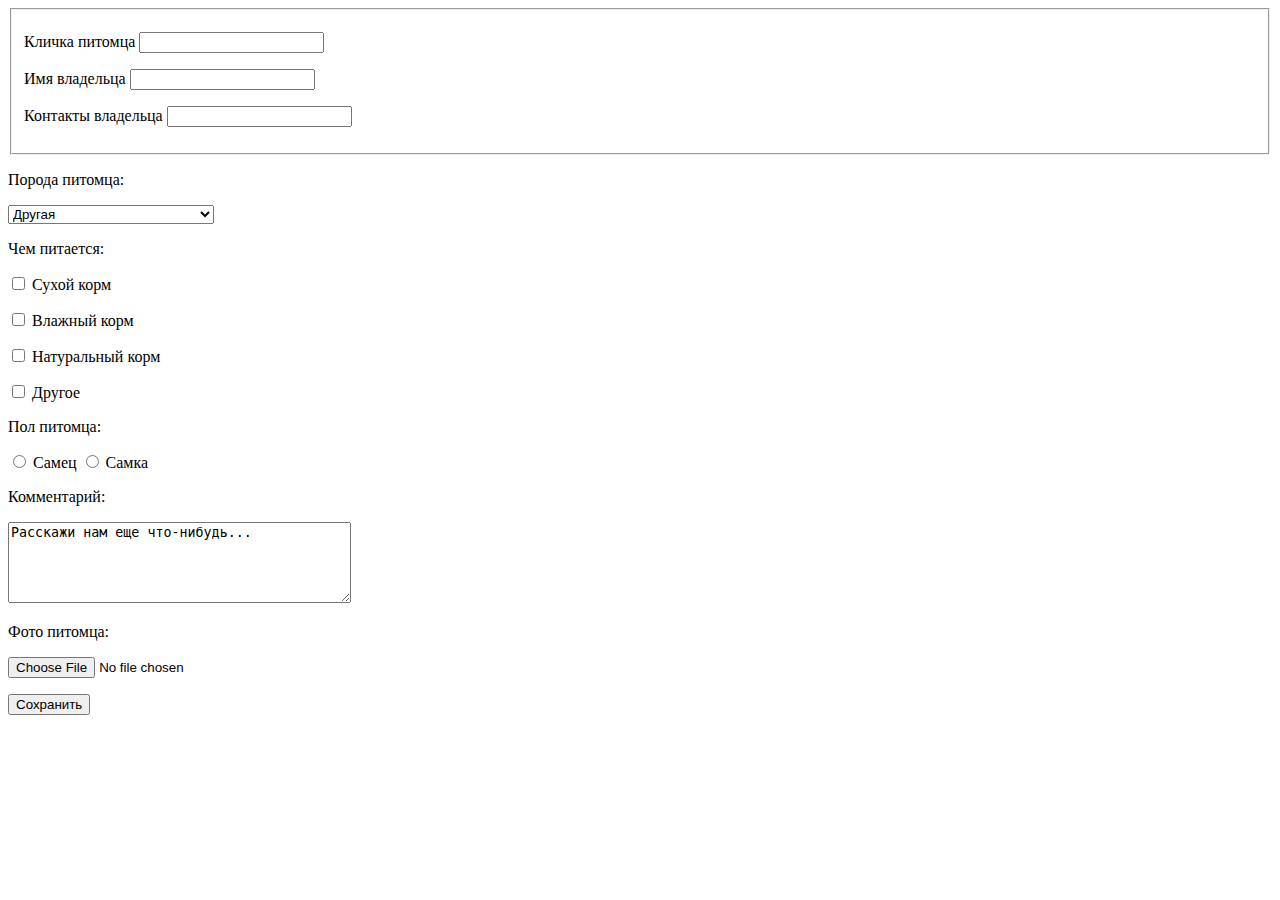
<file: 2 L/index.html>
<!DOCTYPE html>
<html lang="en">
<head>
    <meta charset="UTF-8">
    <meta http-equiv="X-UA-Compatible" content="IE=edge">
    <meta name="viewport" content="width=device-width, initial-scale=1.0">
    <title>Анкета питомца</title>
</head>


<body>
    <form action="script.php" method="GET" >
        <fieldset>
        <p>
        <label for="catname">Кличка питомца</label>
        <input type="text" name="catname" id="catname" value=""/> 
        </p>

    <p>
        <label for="name">Имя владельца</label> 
        <input type="text" name="name" id="name" value=""/> 

</p>
        <p>
            <label for="number">Контакты владельца</label> 
            <input type="text" name="number" id="number" value=""/>
    
        </p>
    </fieldset>
    <p>
        <label for="name">Порода питомца:</label> </p>

        <select id="selecttheme">
        <option>Другая</option>
        <option>Мейн-кун</option>
        <option>Британская короткошерстная</option>
        <option>Ангора</option>
        <option>Сиамская</option>
        <option>Бенгальская</option>
        <option>Сфинкс</option>
        <option>Метис</option>
        
    </select>


    <p>  <label for="name">Чем питается:</label>  </p> 
    
    <p>  <input type="checkbox" name="food" value="1" id="1" />
        <label for="1">Сухой корм</label> </p>
        <p> <input type="checkbox" name="food" value="2" id="2" />
        <label for="2">Влажный корм</label>  </p> 
        <p>  <input type="checkbox" name="food" value="3" id="3" />
        <label for="3">Натуральный корм</label>  </p> 
        <p>   <input type="checkbox" name="food" value="4" id="4" />
        <label for="4">Другое</label>  </p> 
  
   

    <p>Пол питомца:</p> 
    <input type="radio" name="sex" value="male" id="he" />
    <label for="he">Самец</label> 
    <input type="radio" name="sex" value="female" id="she" />
    <label for="she">Самка</label> 
    
<p><label for="comments">Комментарий:</label> </p>
    <textarea name="comments" id="comments" rows="5" cols="40">Расскажи нам еще что-нибудь...</textarea> 

    <p><label for="comments">Фото питомца:</label> </p>
    <input type="file">     
    
    <p>
        <button>Сохранить</button>
    </P>
        </form>
        </body>
        </html>
</file>
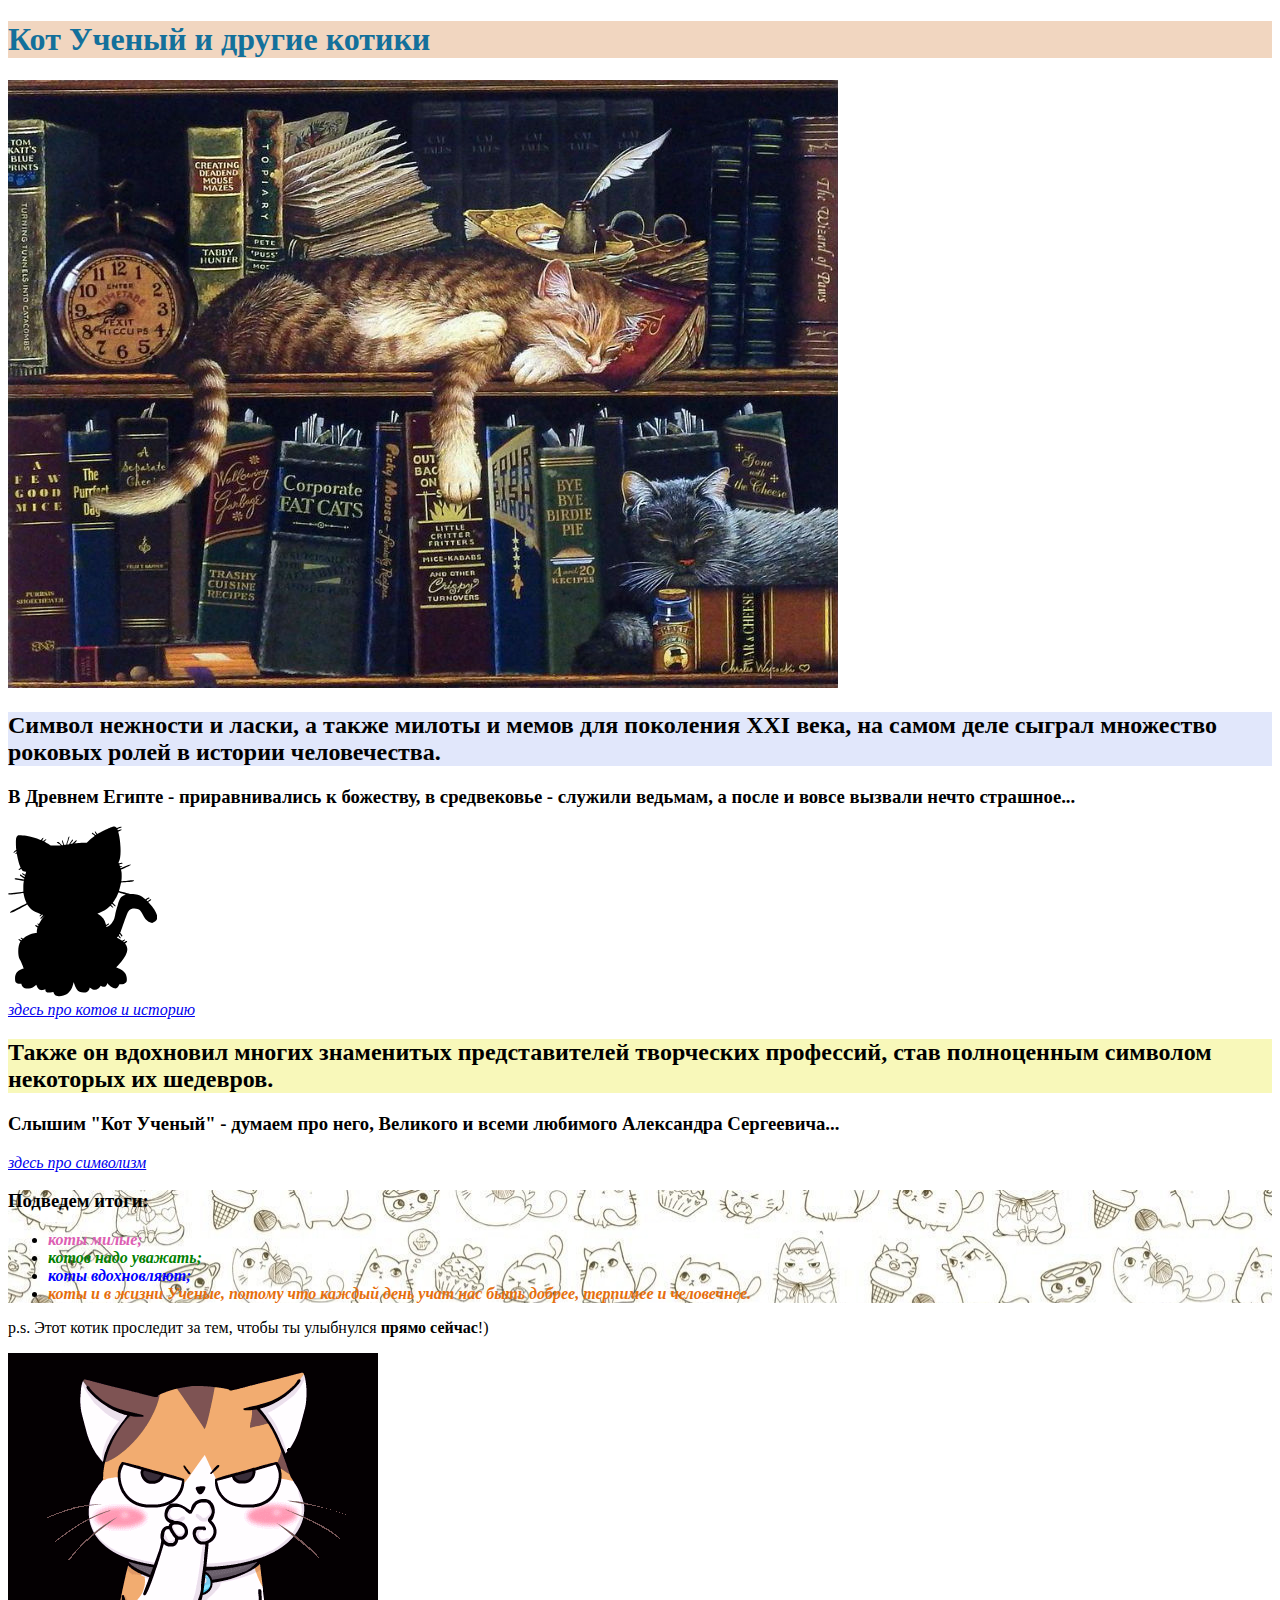
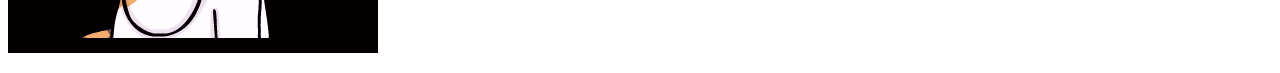
<file: 3 L/index.html>
<!DOCTYPE html>
<html lang="en">
<head>
    <meta charset="UTF-8">
    <meta http-equiv="X-UA-Compatible" content="IE=edge">
    <meta name="viewport" content="width=device-width, initial-scale=1.0">
    <title>Кот Ученый</title>

<head>
    <h1 style="background-color:rgb(241, 214, 192); color:rgb(19, 112, 155)">Кот Ученый и другие котики</h1>
    <img src="assets/images/catandfriends.jpg" alt="Коты">
</head>

<body>

   <div class="container">
   <h2 style="background-color:rgba(105, 136, 236, 0.2); color: #000000;">Символ нежности и ласки, а также милоты и мемов для поколения XXI века, на самом деле сыграл множество роковых ролей в истории человечества.</h2>
   </div>

   <h3> В Древнем Египте - приравнивались к божеству, в средвековье - служили ведьмам, а после и вовсе вызвали нечто страшное...</h3>
   
   <div>
    <svg version="1.0" xmlns="http://www.w3.org/2000/svg"
     width="112.000000pt" height="128.000000pt" viewBox="0 0 1126.000000 1280.000000"
     preserveAspectRatio="xMidYMid meet">
    <g transform="translate(0.000000,1280.000000) scale(0.100000,-0.100000)"
    fill="#000000" stroke="none">
    <path d="M7890 12769 c-47 -17 -150 -53 -230 -80 -167 -58 -592 -263 -794
    -385 l-130 -77 -15 24 c-99 151 -117 174 -143 177 -39 5 -45 -27 -15 -75 14
    -22 41 -71 61 -110 l35 -71 -22 -15 c-20 -13 -25 -11 -82 33 -160 125 -227
    155 -232 105 -2 -14 27 -46 102 -110 57 -49 104 -93 104 -97 1 -3 -32 -30 -71
    -59 -127 -91 -279 -220 -402 -340 l-118 -116 -202 0 c-119 -1 -293 -10 -426
    -22 -309 -28 -330 -30 -330 -27 0 2 34 27 76 56 71 49 134 117 134 145 0 7 -6
    18 -14 24 -20 17 -64 -7 -146 -80 -192 -171 -186 -166 -253 -178 -35 -6 -67
    -11 -71 -11 -11 0 29 54 102 140 36 41 71 89 78 107 18 42 18 83 0 83 -21 0
    -62 -37 -88 -78 -16 -27 -168 -251 -183 -269 -1 -2 -34 -9 -73 -16 l-72 -14 0
    37 c0 37 45 181 73 237 9 17 21 61 27 97 6 37 25 99 42 137 29 65 30 71 15 86
    -15 15 -18 15 -38 -3 -35 -31 -71 -122 -76 -194 -3 -45 -14 -82 -33 -120 -33
    -65 -65 -165 -75 -236 l-6 -51 -77 -11 c-56 -8 -79 -8 -84 1 -3 6 -30 81 -59
    166 -58 173 -74 198 -98 153 -14 -26 8 -124 53 -239 20 -51 36 -94 36 -96 0
    -3 -22 -7 -49 -11 l-49 -6 -104 103 c-113 114 -151 137 -226 137 -42 0 -51 -3
    -55 -21 -10 -36 2 -47 97 -83 76 -30 101 -45 146 -91 50 -51 52 -55 30 -56
    -14 0 -186 -2 -384 -4 l-359 -4 -51 39 c-70 53 -190 126 -318 194 -60 32 -108
    61 -108 66 0 5 21 24 48 43 68 51 106 93 99 111 -12 31 -57 16 -151 -49 l-94
    -65 -36 17 -36 17 21 35 c67 112 88 158 76 170 -20 20 -44 12 -78 -28 -27 -31
    -99 -126 -104 -138 -1 -2 -37 12 -81 31 -245 103 -686 224 -1040 286 -144 25
    -367 45 -499 45 -99 0 -102 -1 -143 -33 -54 -43 -87 -99 -109 -187 -29 -118
    -22 -682 12 -860 3 -15 -13 -32 -67 -70 -72 -51 -148 -134 -148 -162 0 -25 60
    -7 100 30 38 36 116 97 123 97 2 0 7 -21 10 -47 5 -46 4 -50 -38 -93 -52 -54
    -62 -86 -25 -82 13 1 34 11 45 22 29 27 33 26 40 -17 22 -131 72 -363 111
    -513 56 -218 64 -245 126 -401 l50 -127 -47 -43 c-26 -24 -60 -52 -77 -63 -32
    -20 -35 -51 -7 -69 15 -9 64 16 155 79 21 14 23 12 52 -38 35 -63 91 -121 138
    -143 42 -20 139 -38 176 -33 16 3 28 0 28 -6 0 -15 -57 -206 -63 -212 -4 -4
    -126 63 -193 106 -26 16 -54 7 -54 -19 0 -24 44 -63 147 -130 l81 -52 -11 -35
    c-6 -19 -14 -34 -18 -34 -9 0 -211 114 -259 146 -40 28 -85 31 -94 8 -13 -34
    -4 -54 37 -87 47 -38 261 -183 279 -189 7 -3 9 -17 4 -41 -6 -32 -10 -36 -29
    -32 -54 12 -333 56 -447 70 -150 18 -222 19 -238 3 -17 -17 -15 -46 6 -57 26
    -14 240 -55 472 -91 113 -18 205 -33 206 -33 1 -1 -8 -58 -19 -127 -16 -101
    -20 -180 -21 -407 l-1 -282 -25 -6 c-136 -27 -411 -62 -630 -80 -251 -20 -438
    -44 -470 -59 -34 -15 -32 -38 5 -55 60 -30 215 -18 871 70 121 16 230 29 241
    29 18 0 23 -9 33 -72 31 -191 83 -364 175 -583 25 -60 47 -114 48 -118 2 -9
    -771 -402 -973 -495 -190 -87 -313 -184 -270 -213 20 -13 90 -3 180 28 71 24
    719 363 986 515 69 39 126 69 127 67 134 -205 245 -331 370 -417 133 -91 362
    -202 570 -277 l89 -32 -57 -61 c-57 -62 -67 -93 -32 -100 18 -4 119 73 145
    109 15 22 35 23 76 6 l29 -13 -91 -106 c-50 -59 -96 -109 -102 -113 -17 -11
    -11 -43 12 -59 12 -9 26 -16 30 -16 13 0 163 133 222 197 32 35 61 62 64 59 2
    -3 -20 -32 -51 -65 -110 -119 -228 -289 -328 -471 -34 -63 -64 -117 -65 -118
    -1 -2 -20 8 -41 22 -52 35 -73 34 -73 -4 0 -16 3 -30 8 -30 4 0 22 -14 39 -30
    l33 -30 -16 -40 c-9 -22 -18 -40 -21 -40 -2 0 -36 20 -74 45 -77 50 -112 56
    -130 24 -17 -33 8 -62 136 -154 l28 -21 -23 -84 c-16 -58 -25 -123 -28 -202
    l-4 -118 -42 0 c-53 0 -238 -33 -332 -60 -190 -53 -416 -173 -596 -317 l-68
    -54 -42 22 c-24 12 -55 30 -70 41 -22 15 -32 17 -49 8 -12 -7 -18 -17 -15 -27
    3 -8 6 -16 6 -18 0 -1 25 -22 56 -45 l56 -42 -30 -31 -31 -30 -81 47 c-83 48
    -115 54 -133 25 -15 -24 11 -59 86 -116 l63 -48 -28 -44 c-110 -175 -165 -510
    -140 -855 19 -249 41 -321 169 -557 60 -110 244 -564 232 -572 -2 -1 -57 -20
    -122 -41 -372 -123 -539 -368 -525 -772 5 -144 26 -203 95 -264 63 -55 117
    -71 260 -77 l121 -6 6 -31 c11 -56 72 -170 115 -214 91 -93 253 -134 447 -113
    180 19 324 86 492 229 35 30 65 52 66 50 1 -1 11 -25 21 -53 49 -135 126 -247
    202 -295 25 -16 79 -37 119 -46 68 -15 80 -15 152 0 43 9 104 25 135 35 l57
    20 0 -60 c0 -98 46 -156 141 -179 67 -16 231 -7 358 20 52 11 97 20 102 20 4
    0 11 -15 15 -33 12 -57 53 -131 96 -175 80 -83 192 -119 334 -108 189 16 452
    92 584 169 122 71 273 251 356 423 43 91 109 291 125 380 7 38 15 72 19 77 3
    4 17 -30 30 -75 94 -332 245 -567 413 -647 158 -75 429 -81 564 -13 89 46 168
    160 194 280 7 31 14 59 15 61 2 2 25 -14 51 -36 118 -99 228 -145 346 -144 81
    0 160 32 244 99 48 39 128 126 163 180 l15 23 69 -32 c79 -37 188 -50 249 -30
    53 18 112 83 154 170 20 42 38 77 39 79 1 1 37 -34 80 -79 114 -117 226 -203
    333 -257 88 -44 99 -47 170 -47 125 1 198 58 276 219 l47 96 89 0 c180 0 320
    49 403 141 54 60 67 107 67 243 1 160 -49 339 -125 451 -105 156 -313 300
    -571 396 -49 18 -92 34 -94 36 -2 1 45 55 105 120 378 407 585 714 680 1007
    76 234 48 430 -90 621 -20 27 -36 53 -36 57 0 4 32 31 70 59 85 61 98 81 75
    115 -20 32 -41 30 -95 -7 -25 -16 -66 -41 -93 -55 l-47 -25 -30 28 -30 28 68
    51 c48 36 68 58 70 76 4 33 -27 42 -59 16 -13 -10 -53 -32 -88 -48 l-63 -30
    -97 65 c-91 61 -274 155 -300 155 -13 0 5 26 64 91 l35 39 35 -38 c19 -20 47
    -58 62 -84 30 -54 61 -63 87 -27 19 28 9 49 -74 147 l-61 73 26 45 c26 45 27
    45 48 27 35 -30 55 -55 86 -110 17 -28 34 -54 39 -57 14 -8 70 13 76 29 7 18
    -58 122 -122 194 l-52 60 35 79 c19 44 76 203 126 353 50 151 114 330 141 399
    28 69 86 224 129 345 108 299 171 427 252 508 103 104 210 142 392 140 164 -1
    321 -50 414 -128 44 -38 144 -193 241 -375 111 -208 141 -252 229 -340 110
    -109 250 -196 379 -233 49 -15 56 -15 108 4 152 51 284 160 323 264 33 87 36
    155 13 265 -55 268 -241 563 -606 960 l-59 64 44 39 c24 21 74 54 112 73 54
    28 67 39 67 58 0 13 -7 29 -15 36 -27 22 -118 -23 -230 -114 l-36 -29 -38 37
    -39 38 37 33 c37 33 131 87 169 97 16 5 22 14 22 35 0 82 -75 69 -213 -35 -35
    -27 -69 -52 -75 -56 -6 -4 -53 26 -104 67 -184 146 -335 228 -500 272 -112 30
    -318 55 -449 55 -56 0 -113 6 -135 14 -22 7 -147 39 -279 70 -215 51 -534 134
    -544 142 -2 2 13 61 33 131 20 71 56 216 80 323 l43 195 184 12 c340 23 664
    53 703 65 46 14 101 62 90 79 -10 17 -227 6 -504 -26 -124 -14 -277 -28 -341
    -32 l-115 -6 14 89 c10 58 15 165 16 309 0 204 -2 229 -27 349 -15 71 -24 132
    -20 136 9 8 337 157 563 257 151 66 155 69 158 101 3 30 1 32 -28 32 -44 0
    -179 -53 -470 -184 l-255 -115 -11 32 c-28 80 -30 74 28 81 92 12 99 16 96 45
    -3 26 -3 26 -90 25 l-86 -1 -20 53 -19 53 51 15 c28 8 65 18 81 21 79 17 125
    37 125 54 0 43 -51 52 -162 27 -133 -30 -134 -30 -147 3 -11 26 -9 35 17 82
    110 198 153 601 122 1145 -22 379 -56 636 -126 949 -20 88 -37 168 -37 178 -2
    15 20 27 110 61 99 37 142 63 143 89 1 25 -171 -5 -271 -47 -12 -5 -20 3 -32
    36 -10 24 -17 47 -17 51 0 11 102 54 196 83 58 17 89 33 104 51 26 34 18 43
    -38 43 -66 0 -165 -25 -244 -61 l-66 -31 -38 42 c-43 47 -108 80 -157 80 -18
    0 -70 -14 -117 -31z m729 -5034 c140 -41 256 -76 258 -78 1 -2 -25 -11 -59
    -21 -141 -39 -267 -125 -339 -232 -68 -100 -131 -261 -205 -524 -31 -107 -75
    -257 -100 -333 -27 -85 -61 -230 -89 -380 -25 -133 -59 -279 -75 -324 -48
    -139 -173 -331 -298 -460 -73 -75 -282 -193 -294 -165 -18 45 -9 61 60 106
    106 69 146 108 138 134 -9 28 -31 28 -70 -2 -17 -13 -59 -37 -93 -55 l-62 -31
    -11 43 c-40 163 -122 354 -192 447 -93 122 -207 222 -370 325 l-78 48 123 47
    c359 136 549 248 752 442 l102 97 86 -70 c82 -66 137 -89 137 -56 0 18 -63 96
    -120 147 l-49 45 34 40 34 39 39 -29 c22 -17 70 -56 108 -88 70 -59 101 -74
    130 -63 14 5 13 9 -3 37 -26 46 -138 165 -178 189 -19 12 -35 25 -35 28 0 4
    45 70 100 147 125 176 228 374 321 613 6 16 15 22 27 18 9 -3 131 -39 271 -81z"/>
</g>
</svg>
</div>
<div>
 <a href="https://dzen.ru/media/hi-news.ru/pochemu-v-srednevekove-istrebliali-koshek-i-k-chemu-eto-privelo-6213681862aacd5123450637"><em>здесь про котов и историю</em></a>
 <h2 style="background-color: #e9e92250;">Также он вдохновил многих знаменитых представителей творческих профессий, став полноценным символом некоторых их шедевров.</h2>
 <h3> Слышим "Кот Ученый" - думаем про него, Великого и всеми любимого Александра Сергеевича...</h3>
  <a href=" http://hronika.su/opisanie-uchenogo-kota-v-skazke-pushkina/?ysclid=lb6f0bniqh511321083"><em>здесь про символизм</em></a> 
</div>

    <div style="background-image: url('assets/images/cats-background.jpg');">
        <h3>Подведем итоги:</h3>
     
             <ul><em><strong>
            <li><span style="color: rgb(221, 94, 179)">коты милые;</span></li>
            <li><span style="color: green">котов надо уважать;</span></li>
            <li><span style="color:blue">коты вдохновляют;</span></li>
            <li><span style="color:rgb(230, 110, 12)">коты и в жизни Ученые, потому что каждый день учат нас быть добрее, терпимее и человечнее.</li>
            </style>
        </strong></em></ul>
        </div> 

<div> 
    p.s. Этот котик проследит за тем, чтобы ты улыбнулся <b>прямо сейчас</b>!) 
<p>
    <object type="image/gif" data="assets/images/strictcat.gif">
</object> 
</p>
  </div>
</body>

</html>
</file>
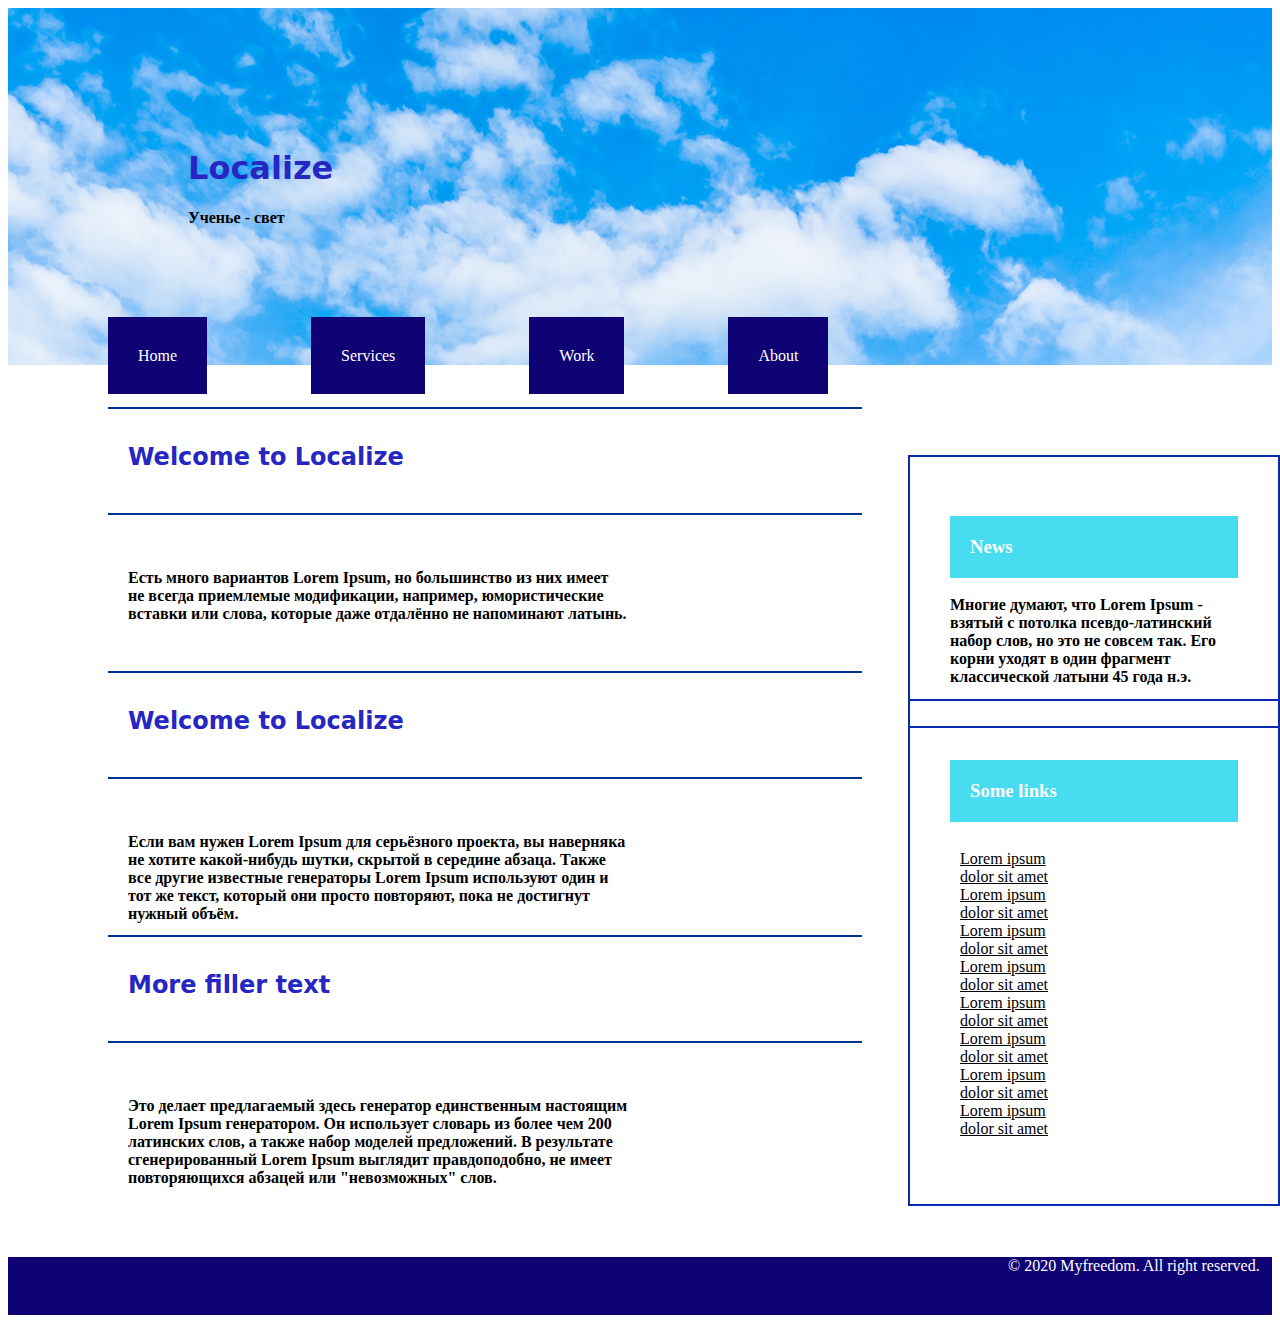
<file: 4 L/index.html>
<!DOCTYPE html>

  <html lang="en">

    <head>

      <meta charset="utf-8">
    <title>Localize</title>
    <link rel="icon" href="assets/images/figma.png">
    <link rel="stylesheet" href="assets/styles/styles.css">
    <link rel="normalizesheet" href="assets/styles/normalize.css">


    </head>

<body>

<header>

  <div style="background-image: url(assets/images/clouds.png);">
  <div id="top">
    <h1>Localize</h1>
   <strong>Ученье - свет </strong>
  </div>

   <nav>  
  
    <a class="menu"
    href='/home.html/'>Home</a> 
    <a class="menu"
    href='/services.html/'>Services</a>
     <a class="menu"
     href='/work.html/'>Work</a>
     <a class="menu"         
     href='/about.html/'>About</a>
    
    </nav>

  </header>

   <main>
   
    <a class="add">
    <h3>News</h3>
    <strong>Многие думают, что Lorem Ipsum - взятый с потолка псевдо-латинский набор слов, но это не совсем так. Его корни уходят в один фрагмент классической латыни 45 года н.э.</strong>
    </a>
        
      <p>

<img src="assets/images/Line 1.png" alt="line">
<h2>Welcome to Localize</h2>

      </p>

      <p>
        
        <img src="assets/images/Line 1.png" alt="line">
      </p>

      <div id="text1">
      <strong> Есть много вариантов Lorem Ipsum, но большинство из них имеет не всегда приемлемые модификации, например, юмористические вставки или слова, которые даже отдалённо не напоминают латынь.</strong>
    </div>

    <a class="add">
      <h3>Some links</h3>

      <ul>
        <li>Lorem ipsum dolor sit amet</li>
        <li>Lorem ipsum dolor sit amet</li>
        <li>Lorem ipsum dolor sit amet</li>
        <li>Lorem ipsum dolor sit amet</li>
        <li>Lorem ipsum dolor sit amet</li>
        <li>Lorem ipsum dolor sit amet</li>
        <li>Lorem ipsum dolor sit amet</li>
        <li>Lorem ipsum dolor sit amet</li>
   </ul>
      
    </a>

    <p>
        
      <img src="assets/images/Line 1.png" alt="line">
    </p>

    <h2>Welcome to Localize</h2>

    <p>
        
      <img src="assets/images/Line 1.png" alt="line">
    </p>

    <div id="text2">
   <strong> Если вам нужен Lorem Ipsum для серьёзного проекта, вы наверняка не хотите какой-нибудь шутки, скрытой в середине абзаца. Также все другие известные генераторы Lorem Ipsum используют один и тот же текст, который они просто повторяют, пока не достигнут нужный объём. </strong>
  </div>

  <p>   
   <img src="assets/images/Line 1.png" alt="line">
  </p>

  <h2> More filler text </h2>

  <p>
        
    <img src="assets/images/Line 1.png" alt="line">
  </p>

  <div id="text3">
    <strong> Это делает предлагаемый здесь генератор единственным настоящим Lorem Ipsum генератором. Он использует словарь из более чем 200 латинских слов, а также набор моделей предложений. В результате сгенерированный Lorem Ipsum выглядит правдоподобно, не имеет повторяющихся абзацей или "невозможных" слов. </strong>
   </div>

</main>

<footer>

  <div id="text4"> 
    © 2020 Myfreedom. All right reserved.
    </div>

</footer>

</body>

</html>
</file>
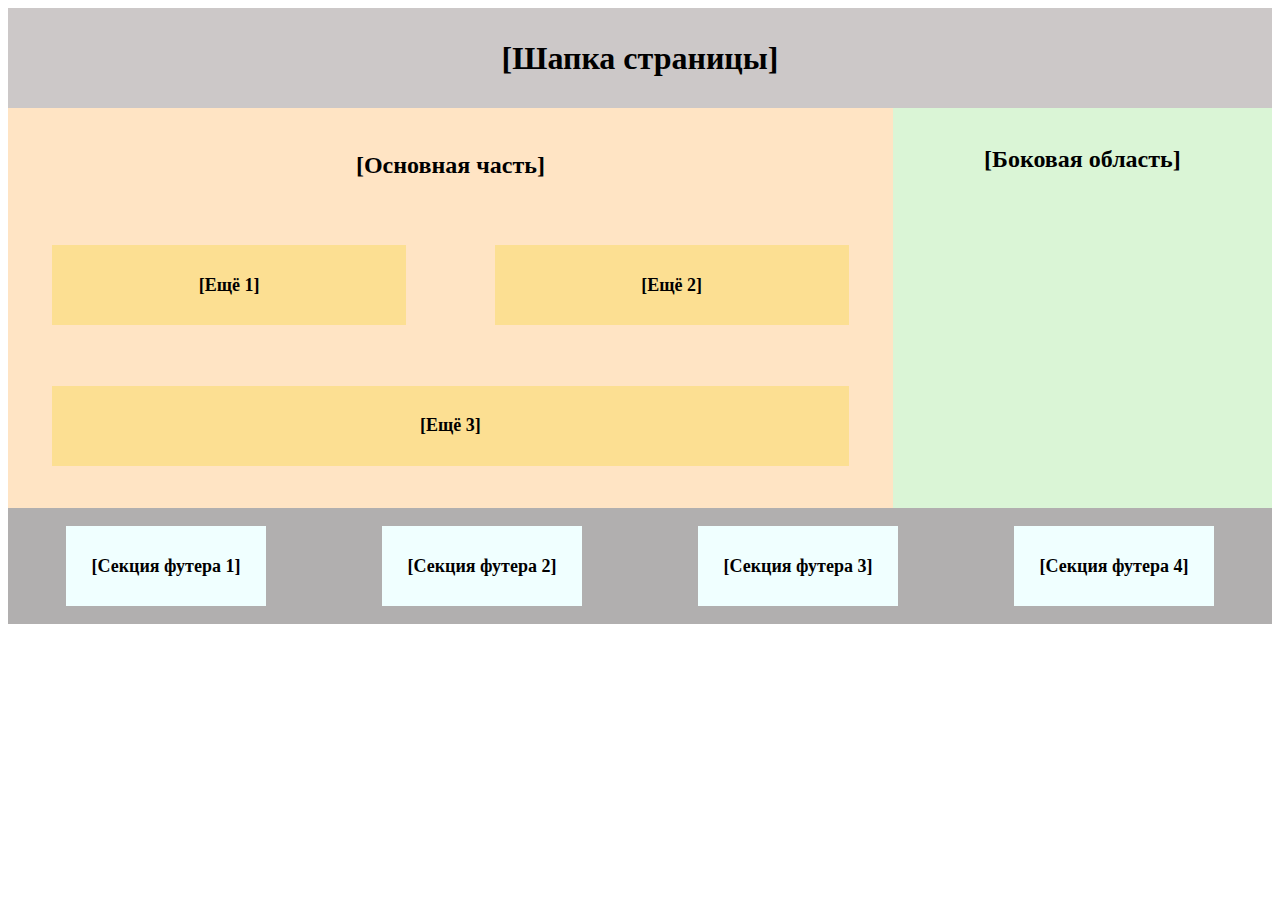
<file: 5 L/index.html>
<!DOCTYPE html>

<html lang="en">

<head>

    <meta charset="UTF-8">
    <title>Hello</title>
    <link rel="stylesheet" href="assets/styles/styles.css">
    <link rel="normalizeheet" href="assets/styles/normalize.css">

</head>

<body>

    <header>[Шапка страницы]</header>
    
    <main>

        <div class="info">
            <p class="main_part">[Основная часть]</p>
            <p class="part">[Ещё 1]</p>
            <p class="part">[Ещё 2]</p>
            <p class="part_big">[Ещё 3]</p>
        </div>

        <div class="aside">
            <p class="main_aside">[Боковая область]</p>
        </div>

    </main>

    <footer>

        <div class="bottom">
            <p class="section">[Секция футера 1]</p>
            <p class="section">[Секция футера 2]</p>
            <p class="section">[Секция футера 3]</p>
            <p class="section">[Секция футера 4]</p>
        </div>

    </footer>

</body>

</html>
</file>
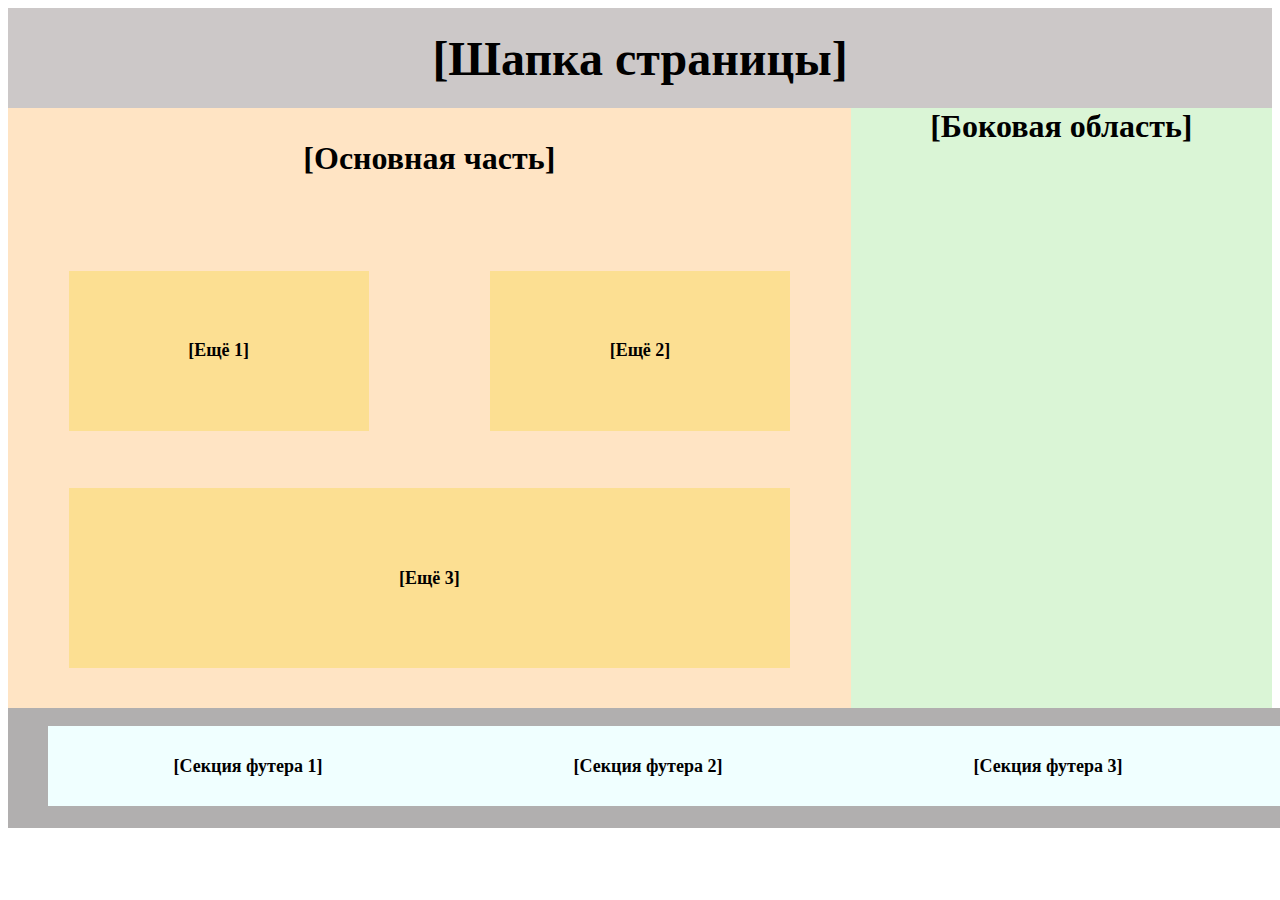
<file: 6 L/index.html>
<!DOCTYPE html>

<html lang="en">

<head>

    <meta charset="UTF-8">
    <title>Hello</title>
    <link rel="stylesheet" href="styles/styles.css">
    <link rel="normalizesheet" href="styles/normalize.css">

</head>

<body>

  <header class="header">[Шапка страницы]</header>

    <div class="container">
        <div class="info">
            <p class="main_part">[Основная часть]</p>
            <p class="part1">[Ещё 1]</p>
            <p class="part2">[Ещё 2]</p>
            <p class="part3">[Ещё 3]</p>
            </div>
        <div class="aside">[Боковая область]</div>
      </div>
      <footer class="footer">
        <p class="section">[Секция футера 1]</p>
        <p class="section">[Секция футера 2]</p>
        <p class="section">[Секция футера 3]</p>
        <p class="section">[Секция футера 4]</p>
</footer>
</body>

</html>
</file>
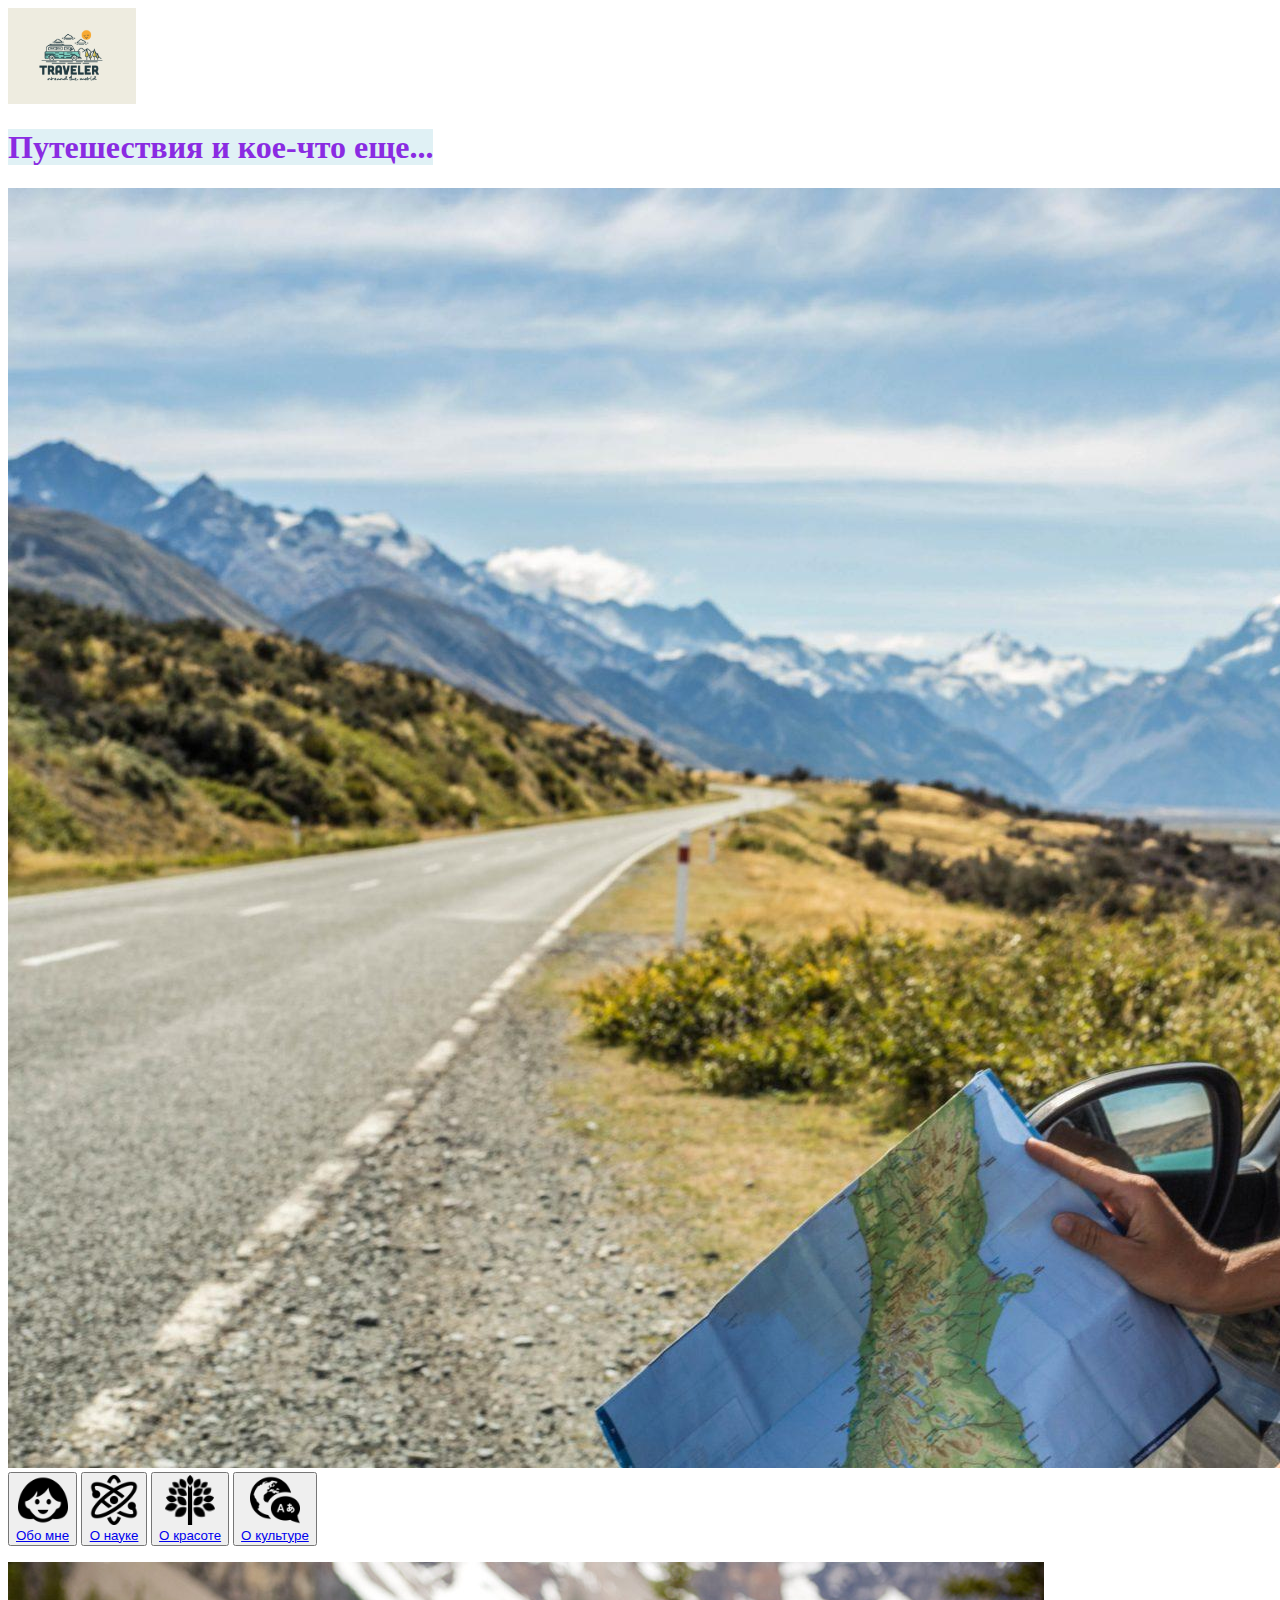
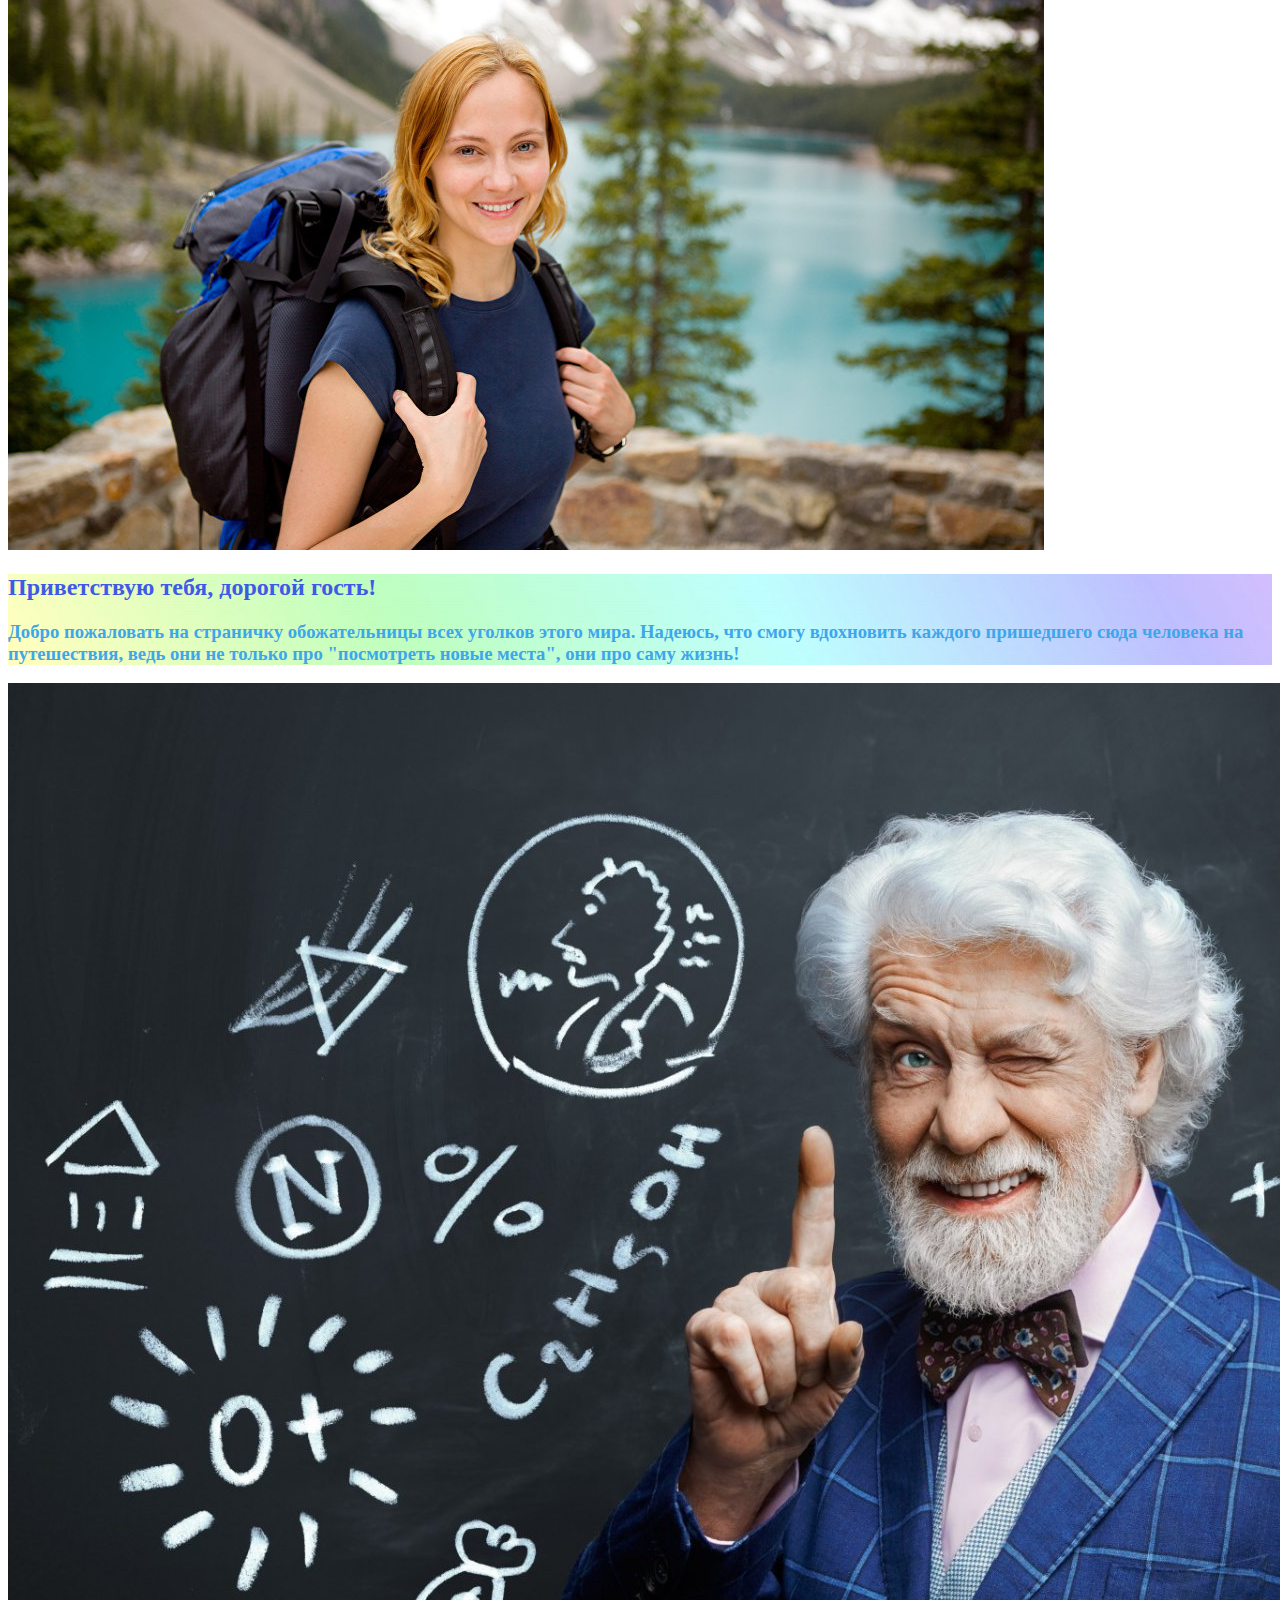
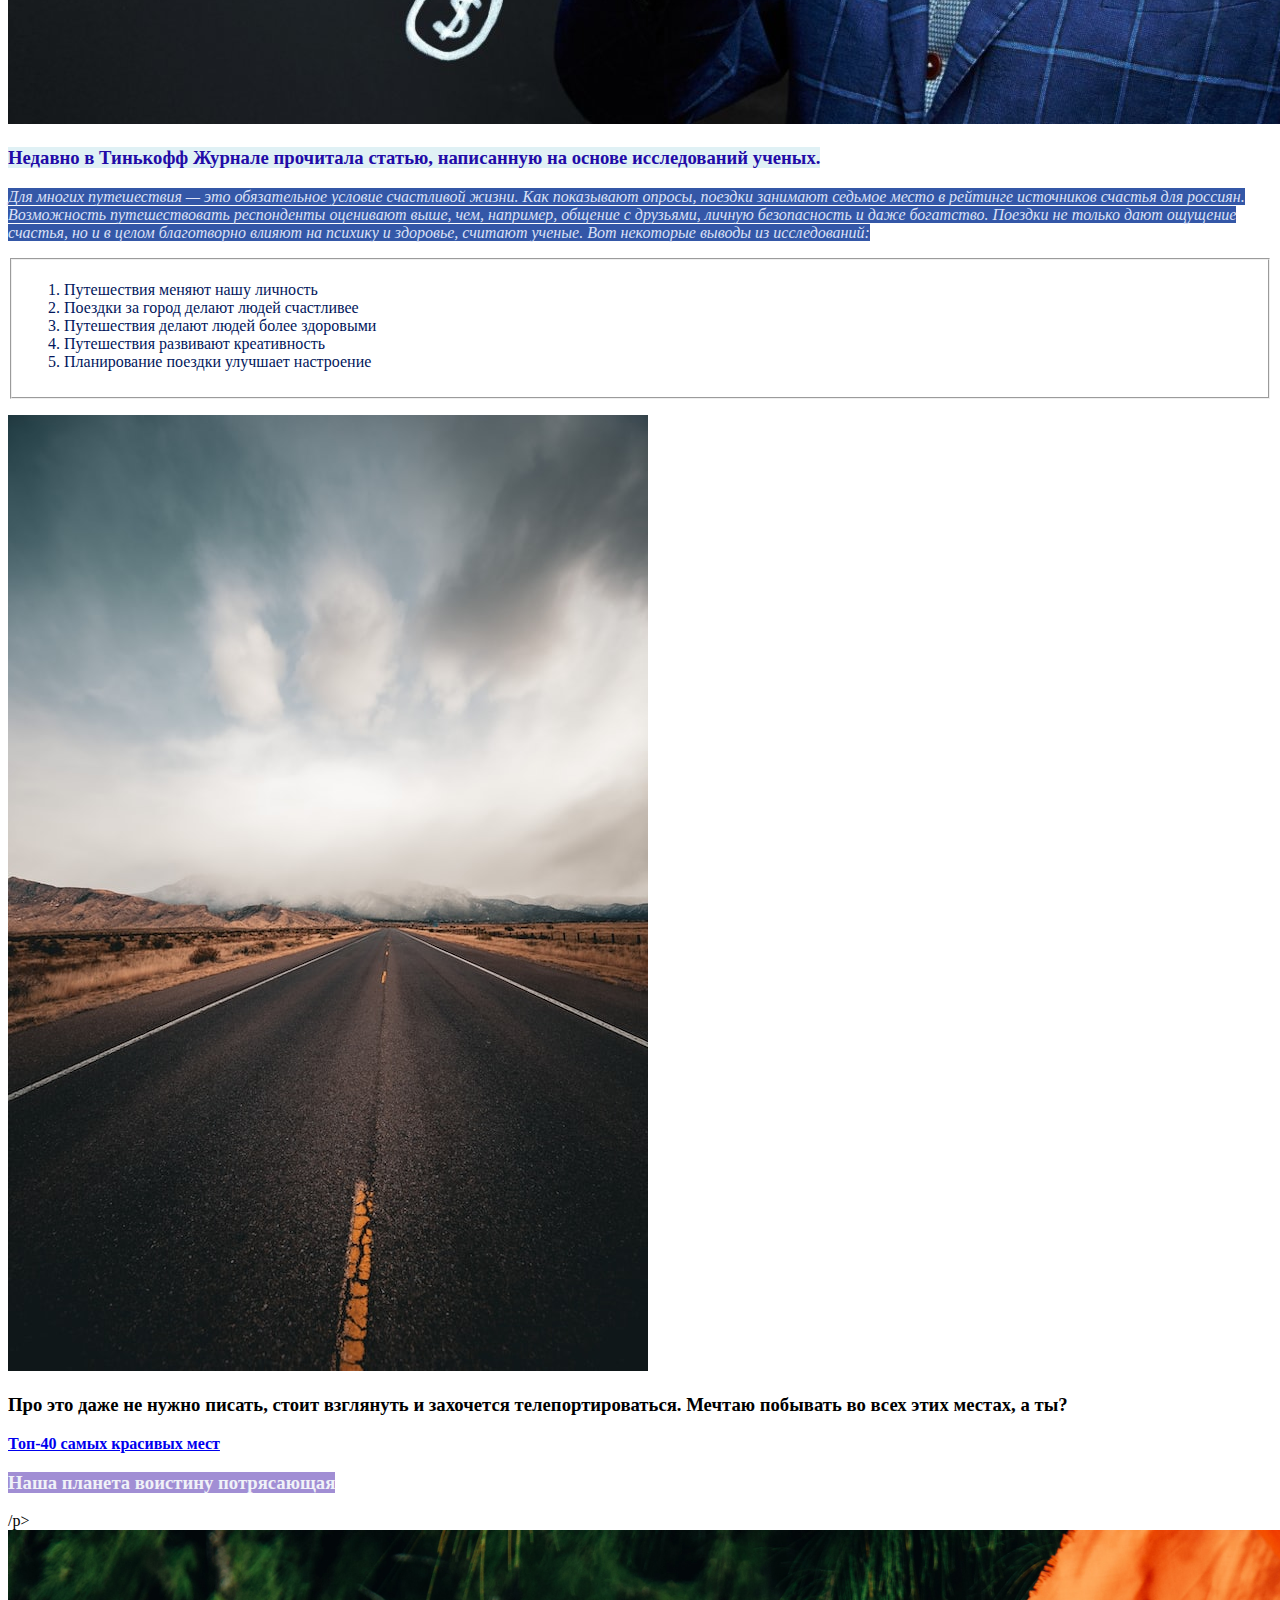
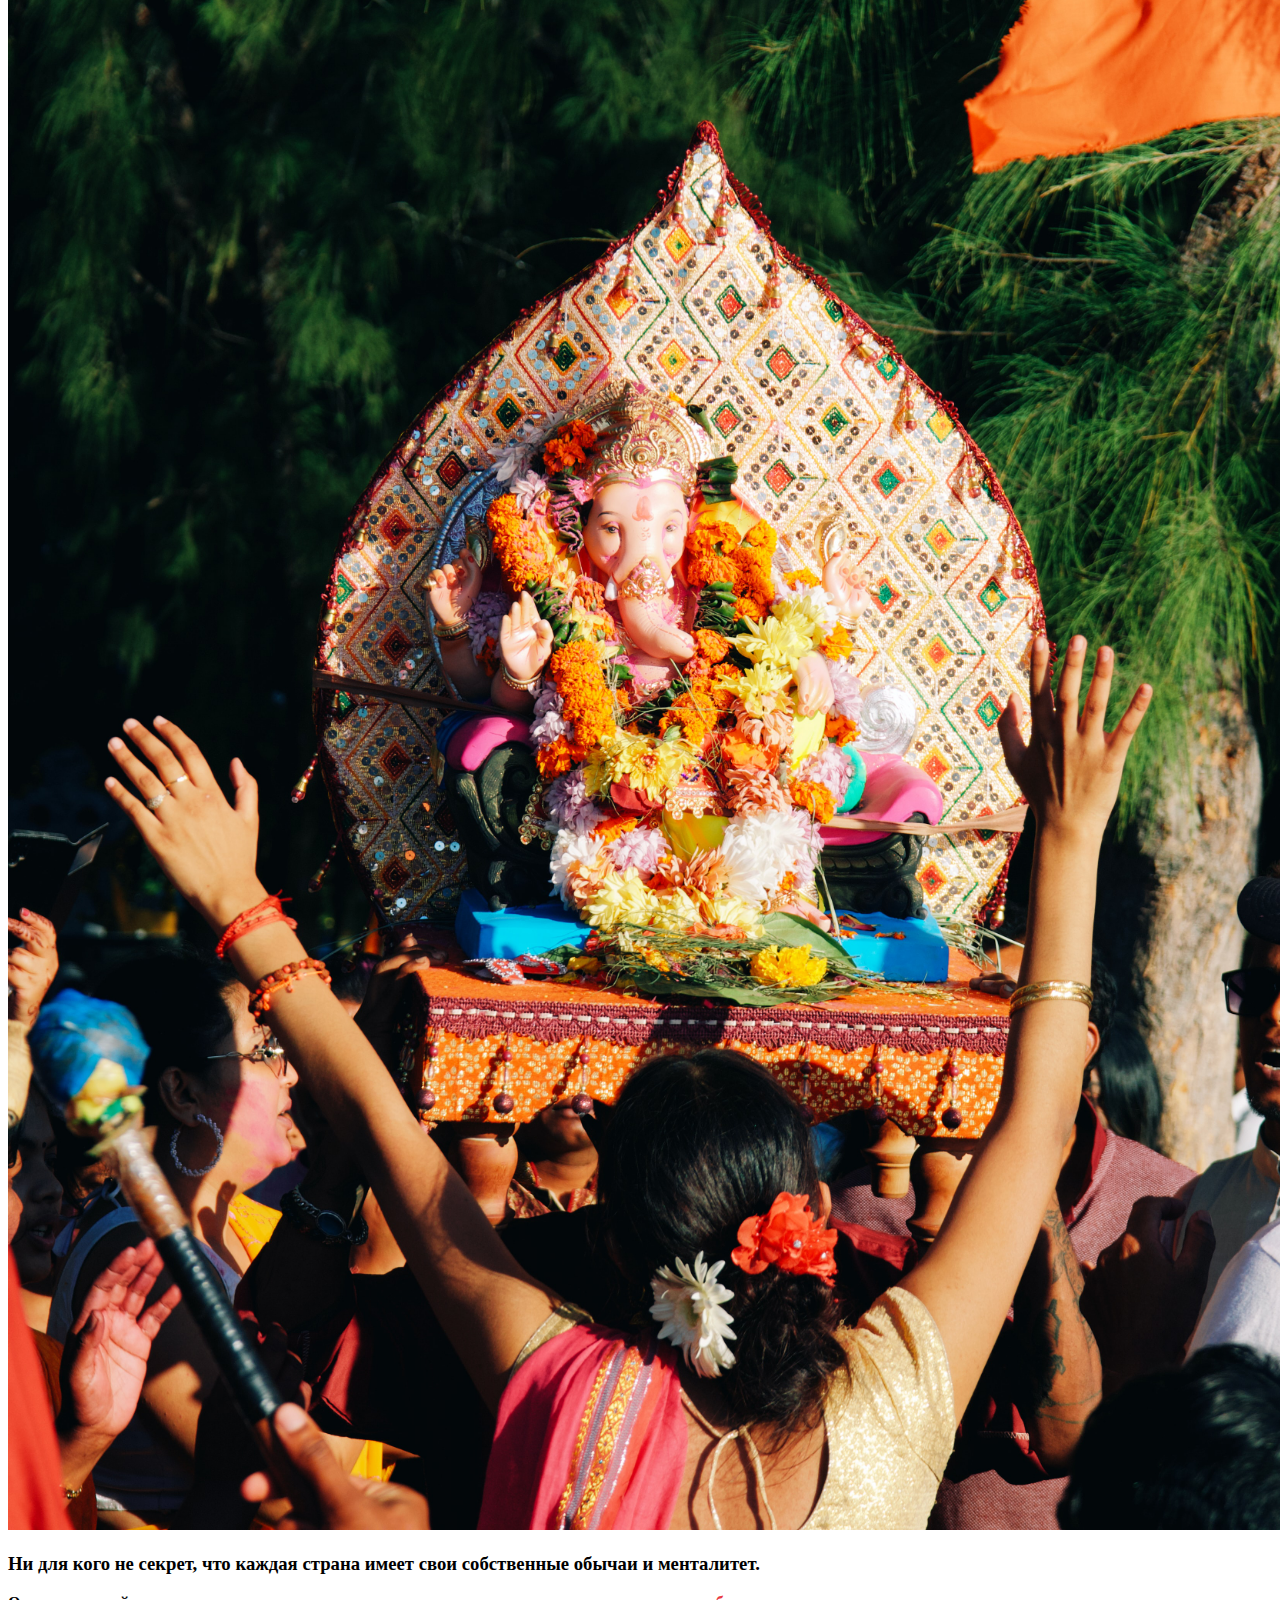
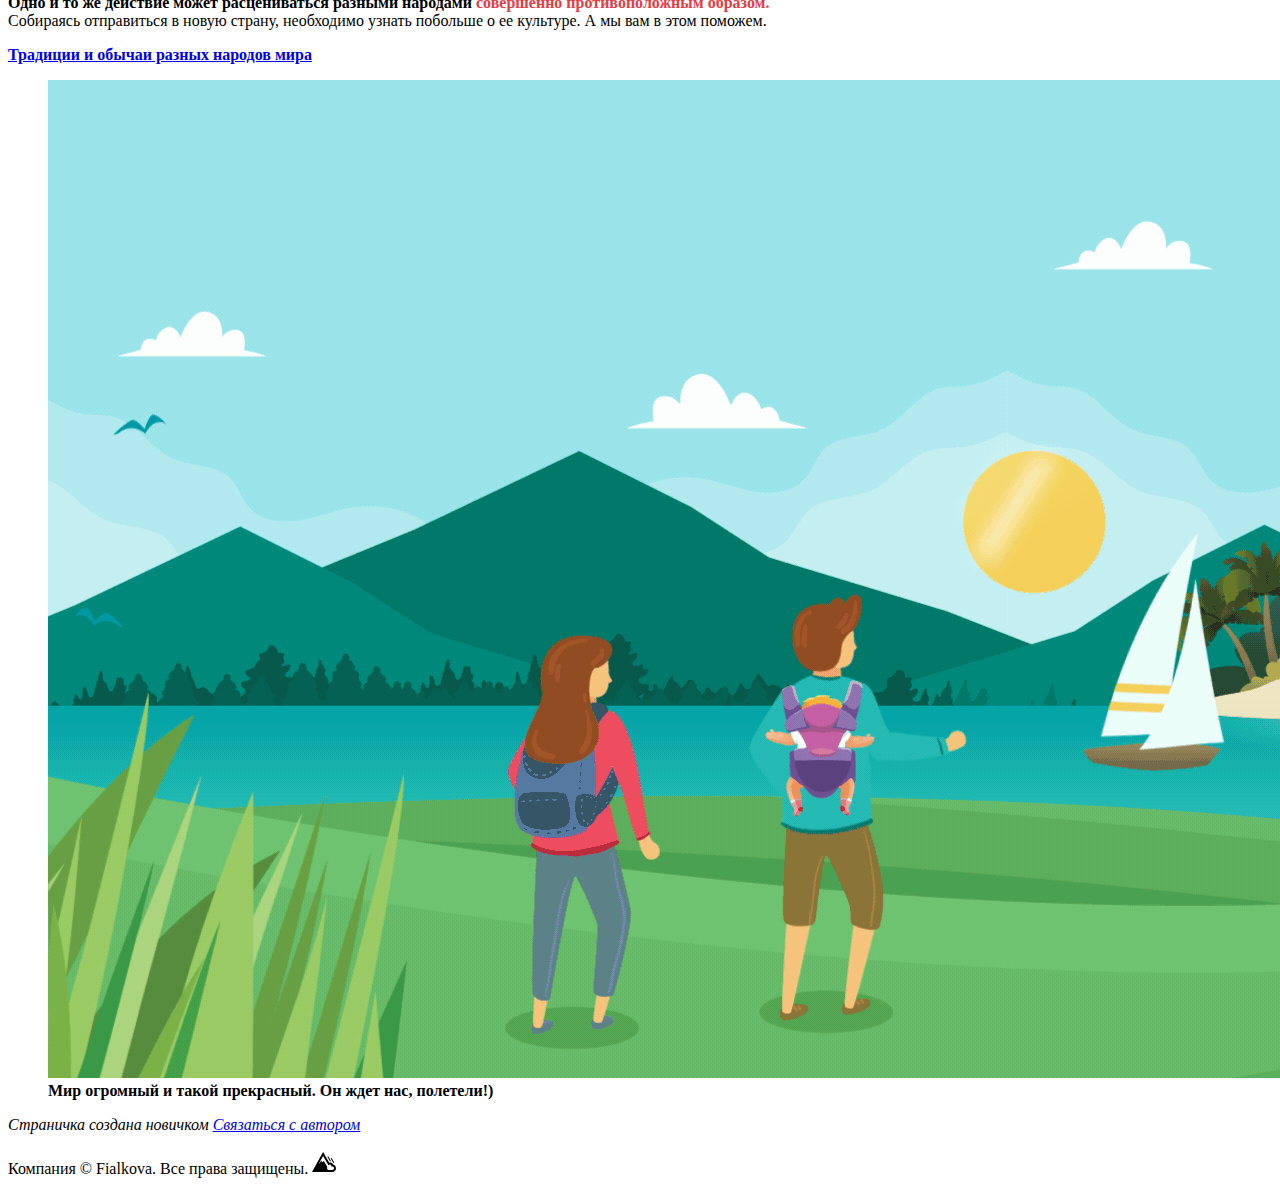
<file: 3 L/index2.html>
<!DOCTYPE html>
<html lang="en">
<head>
    <meta charset="UTF-8">
    <meta http-equiv="X-UA-Compatible" content="IE=edge">
    <meta name="viewport" content="width=device-width, initial-scale=1.0">
    <title>Нэля Фиалкова</title>
</head>

<body>
    <header>
      <div>
          <img src="assets/images/logotraveljpg.jpg" alt="logo" style="width: 10vw;"></img>
          <h1><span style="background-color:rgb(224, 241, 245); color: blueviolet">Путешествия и кое-что еще...</h1></span>
              </div>

    <img src="assets/images/traveler.jpg" alt="traveler"></img>
</header>
<nav> 
    
            <button> <aside> <img src="assets/images/icon-girl.png" alt="main" width="50" height="50"></img></aside>
              <a href='/main/'>Обо мне</a> </button>     
            <button> <aside> <img src="assets/images/icon-science.png" alt="science" width="50" height="50"></img></aside>
              <a href='/science/'>О науке</a></button>
              <button> <aside> <img src="assets/images/icon-tree-small.png" alt="beauty" width="50" height="50"></img></aside>
                 <a href='/beauty/'>О красоте</a> </button>
                <button> <aside> <img src="assets/images/icon-culture.png" alt="culture" width="50" height="50"></img></aside>
                  <a href='/culture/'>О культуре</a></button>
           
      </nav>
      
      <main> 
        
        <p>

        <img src="assets/images/photo.jpg" alt="beauty"></img>
      
        </p>

  <div style="background-image: url(assets/images/back.jpg)">
  <b><h2><span style="color: rgb(62, 90, 231)"> Приветствую тебя, дорогой гость!</span></h2></b>
 <h3><span style="color: rgb(62, 166, 235)">Добро пожаловать на страничку обожательницы всех уголков этого мира. 
  Надеюсь, что смогу вдохновить каждого пришедшего сюда человека на путешествия, ведь они не только про "посмотреть новые места", они про саму жизнь!</span></h3>
</div>
</main>  

<aside><img src="assets/images/science.jpg" alt="science"></img></aside>

<article>
  <h3><span style="background-color:rgb(224, 241, 245); color: rgb(34, 11, 167)">Недавно в Тинькофф Журнале прочитала статью, написанную на основе исследований ученых.</span> </h3>
  <p>
   <em><span style="background-color:rgb(52, 87, 167); color: rgb(219, 225, 247)">Для многих путешествия — это обязательное условие счастливой жизни.
  Как показывают опросы, поездки занимают седьмое место в рейтинге источников счастья для россиян. Возможность путешествовать респонденты оценивают выше, чем, например, общение с друзьями, личную безопасность и даже богатство.
  Поездки не только дают ощущение счастья, но и в целом благотворно влияют на психику и здоровье, считают ученые. Вот некоторые выводы из исследований: 
</span> </em> </p>

 <fieldset>
  
  <span style="color: rgb(2, 23, 92)">
   
  <ol>
 <li>Путешествия меняют нашу личность</li>

<li>Поездки за город делают людей счастливее</li>

<li>Путешествия делают людей более здоровыми</li>

<li>Путешествия развивают креативность</li>

<li>Планирование поездки улучшает настроение</li> 

</ol> 

</span>

</fieldset>

</article>


<article>

  <p>
    <img src="assets/images/beautifulroad.jpg" alt="beauty"></img>
    </p>

  <p>
    <h3>Про это даже не нужно писать, стоит взглянуть и захочется телепортироваться. Мечтаю побывать во всех этих местах, а ты?</h3>
    </p>

    <p>
  <a href="https://cameralabs.org/5656-40-samykh-krasivykh-mest-na-zemle"><strong>Топ-40 самых красивых мест</strong></a>
</p>
  
<p>
<h3><span style="background-color:rgb(161, 142, 212); color: rgb(240, 242, 248)">Наша планета воистину потрясающая</span></h3> 
/p>

</article>

 <aside><img src="assets/images/culture.jpg" alt="culture"  style="width: 100vw;"></img></aside>

 <article>
<section>
    <h3>  Ни для кого не секрет, что каждая страна имеет свои собственные обычаи и менталитет. </h3>
    </section>
    <section>
      <b>Одно и то же действие может расцениваться разными народами <span style="color: rgb(233, 59, 68)">совершенно противоположным образом. </span></b>    
    </section>
    <section>Собираясь отправиться в новую страну, необходимо узнать побольше о ее культуре. А мы вам в этом поможем. 
   </section>
    <p>
    <a href="https://fb.ru/article/255212/traditsii-i-obyichai-narodov-mira"><strong>Традиции и обычаи разных народов мира</strong></a>
    </p>
</article>

<figure>
  <object type="image/gif" data="assets/images/animation.gif">
  </object> 
<figcaption><strong>Мир огромный и такой прекрасный. Он ждет нас, полетели!)</strong></figcaption>
</figure>
</body>

<footer>
<address>
    <p> Страничка создана новичком
    <a href="greipfrutinka@yandex.ru">Связаться с автором</a></p>
  </address>

 
  <p>Компания © Fialkova. Все права защищены.
  <svg xmlns="http://www.w3.org/2000/svg" width="24" height="24" viewBox="0 0 24 24"><path d="M21.103 14.598c-.509-1.504-2.306-2.497-3.806-1.91l-6.235-10.688-11.062 20h20.25c2.067 0 3.75-1.682 3.75-3.75 0-1.774-1.239-3.265-2.897-3.652zm-.853 5.402h-3.26c-1.515-.008-2.505-1.653-1.708-3.009l-3.595-6.334-1.078 1.906-1-1.906-3.026 3.635 4.521-8.344 5.521 9.552c.875-1.781 3.328-.688 2.688 1.104 1.271-.5 2.687.224 2.687 1.646 0 .965-.785 1.75-1.75 1.75zm-2.236-8.579l-2.656-4.625.867-.498 2.656 4.625-.867.498zm3.298 1.579l-2.656-4.625.867-.498 2.656 4.625-.867.498z"/></svg>
</p>

</footer>

</html>
</file>
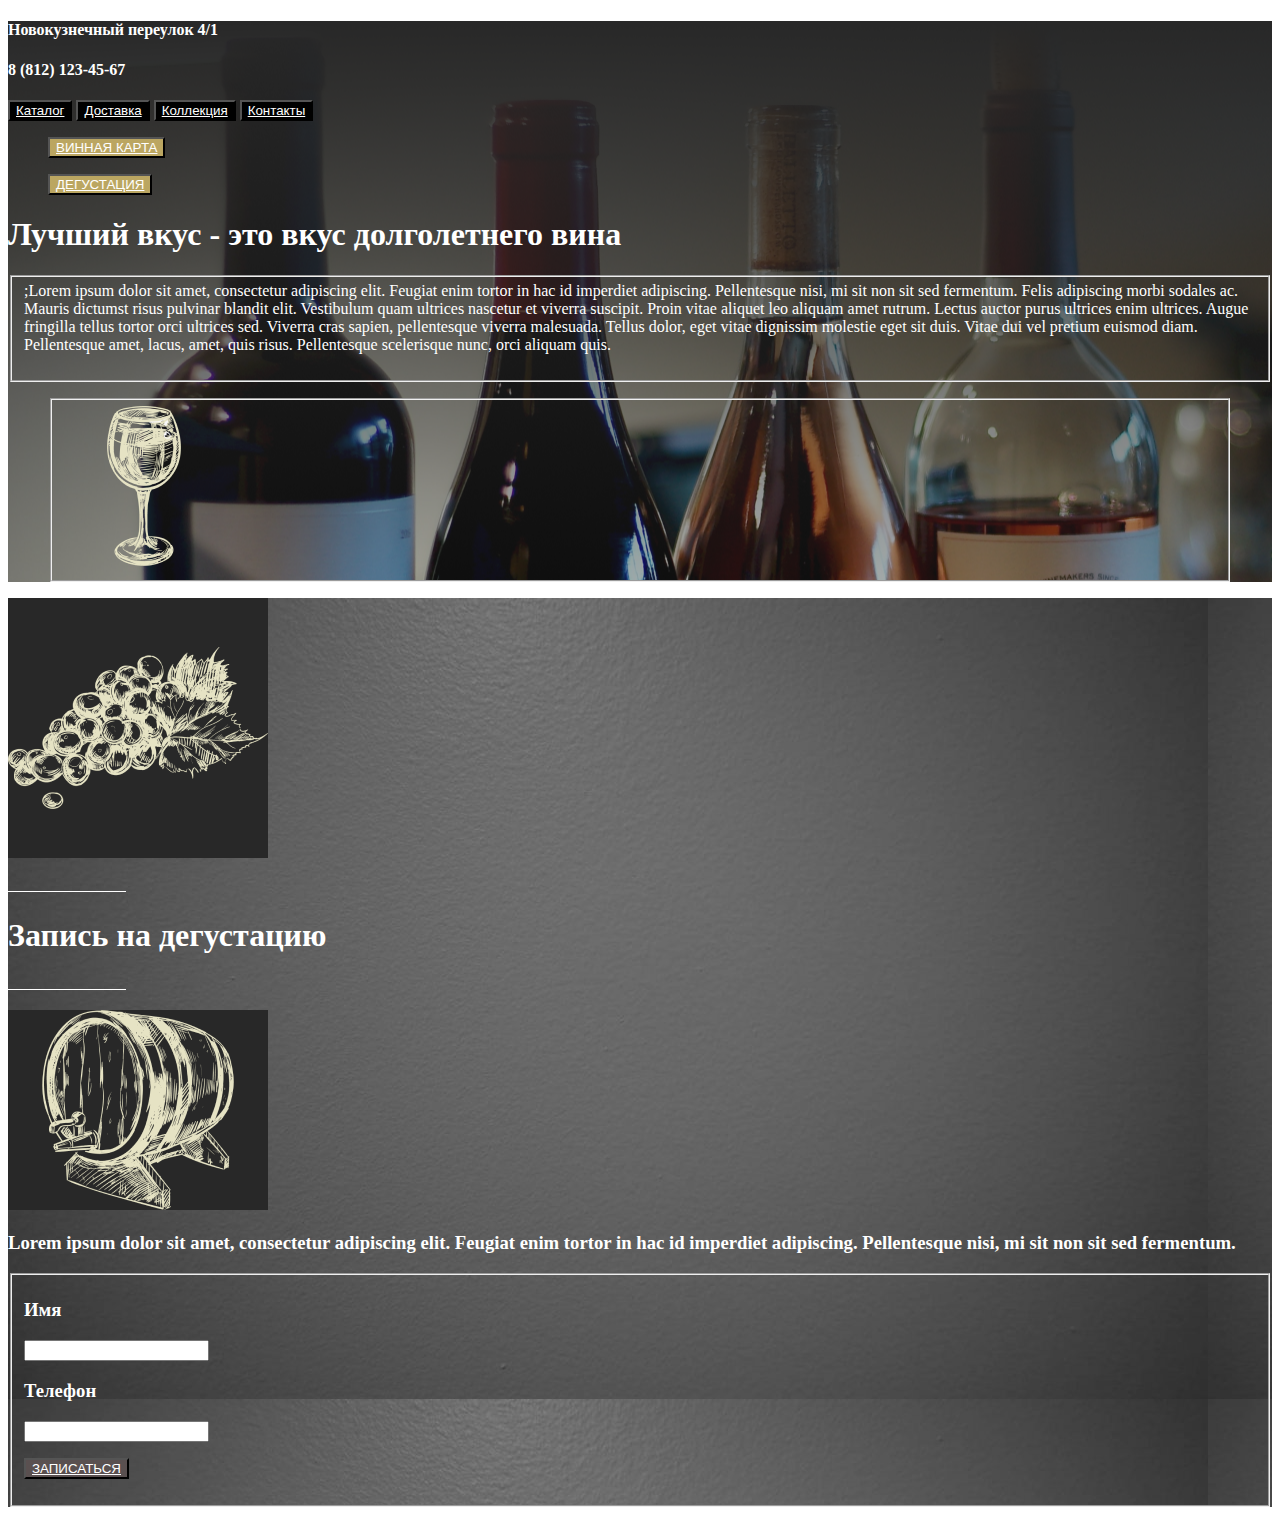
<file: 3 L/index3.html>
<!DOCTYPE html>
<html lang="en">
<head>
    <meta charset="UTF-8">
    <meta http-equiv="X-UA-Compatible" content="IE=edge">
    <meta name="viewport" content="width=device-width, initial-scale=1.0">
    <title>(Не)Винный магазин</title>
</head>

<header>

    <div style="background-image: url('assets/images/wine.png');">

        <h4 style="color: rgb(255, 255, 255)";>Новокузнечный переулок 4/1</h4>                               
        <h4 style="color: rgb(255, 255, 255)";>8 (812) 123-45-67</h4>
       
<button style=background-color:black;>
    <a href style="color: rgb(255, 255, 255)"; name="catalog">Каталог</a></button>        
    <button style=background-color:black;>
    <a href style="color: rgb(255, 255, 255)"; name="shipping">Доставка</a></button> 
    <button style=background-color:black;>
       <a href style="color: rgb(255, 255, 255)"; name="collection">Коллекция</a></button>
       <button style=background-color:black;>
        <a href style="color: rgb(255, 255, 255)"; name="contacts">Контакты</a></button>
        <figure>
        <button style="background-color:rgb(187, 166, 97); color: rgb(255, 255, 255)"> 
            <a href style="color: rgb(255, 255, 255)"; name="menu">ВИННАЯ КАРТА</a></button> 
            
        </figure>
        <figure>
        <button style="background-color:rgb(187, 166, 97); color: rgb(255, 255, 255)"> 
            <a href style="color: rgb(255, 255, 255)"; name="taste">ДЕГУСТАЦИЯ</a></button>
        </figure>

        <h1 style="color: rgb(255, 255, 255)";>Лучший вкус - это вкус долголетнего вина</h1>

        <p> 
             <fieldset><span style="color: rgb(255, 255, 255)">;Lorem ipsum dolor sit amet, consectetur adipiscing elit. Feugiat enim tortor in hac id imperdiet adipiscing. Pellentesque nisi, mi sit non sit sed fermentum. Felis adipiscing morbi sodales ac. Mauris dictumst risus pulvinar blandit elit. Vestibulum quam ultrices nascetur et viverra suscipit. Proin vitae aliquet leo aliquam amet rutrum. Lectus auctor purus ultrices enim ultrices. Augue fringilla tellus tortor orci ultrices sed. Viverra cras sapien, pellentesque viverra malesuada. Tellus dolor, eget vitae dignissim molestie eget sit duis. Vitae dui vel pretium euismod diam. Pellentesque amet, lacus, amet, quis risus. Pellentesque scelerisque nunc, orci aliquam quis.</span></p>
        </fieldset>
        <figure>
            <fieldset><img src="assets/images/cup.png" alt="cup"></img>
            </fieldset>
         </figure>
    </div>
</header>

<body>

   <div style="background-image: url('assets/images/greyback.jpg');">
       
                <img src="assets/images/wine3.png" alt="wine2"></img>
                <p>
               <svg width="118" height="1" viewBox="0 0 118 1" fill="none" xmlns="http://www.w3.org/2000/svg">
                    <line y1="0.5" x2="118" y2="0.5" stroke="white"/>
                    </svg>
                </p>
                <h1 style="color: rgb(255, 255, 255)";>Запись на дегустацию</h1>
                <p>
                    <svg width="118" height="1" viewBox="0 0 118 1" fill="none" xmlns="http://www.w3.org/2000/svg">
                    <line y1="0.5" x2="118" y2="0.5" stroke="white"/>
                    </svg>
                </p>
                 <img src="assets/images/wine2.png" alt="wine3"></img>

            
      <h3 style="color: rgb(255, 255, 255)";>Lorem ipsum dolor sit amet, consectetur adipiscing elit. Feugiat enim tortor in hac id imperdiet adipiscing. Pellentesque nisi, mi sit non sit sed fermentum. </h3>
           
        <form action="script.php" method="GET" >
            <fieldset>
            <p>
                <h3 style="color: rgb(255, 255, 255)";> <label for="name">Имя</h3></label>
            <input type="text" name="name" id="name" value=""/> 
            </p>
    
        <p>
            <h3 style="color: rgb(255, 255, 255)";> <label for="number">Телефон</h3></label> 
            <input type="text" name="number" id="number" value=""/> 

            </p>

            <p>
                <button style="background-color:rgb(90, 80, 80)";>
                    <a href style="color: rgb(255, 255, 255)"; name="yes">ЗАПИСАТЬСЯ</a></button> 
            
                </p>
                </fieldset>
                </form>
        </div>
    </body>
        </html>
</file>
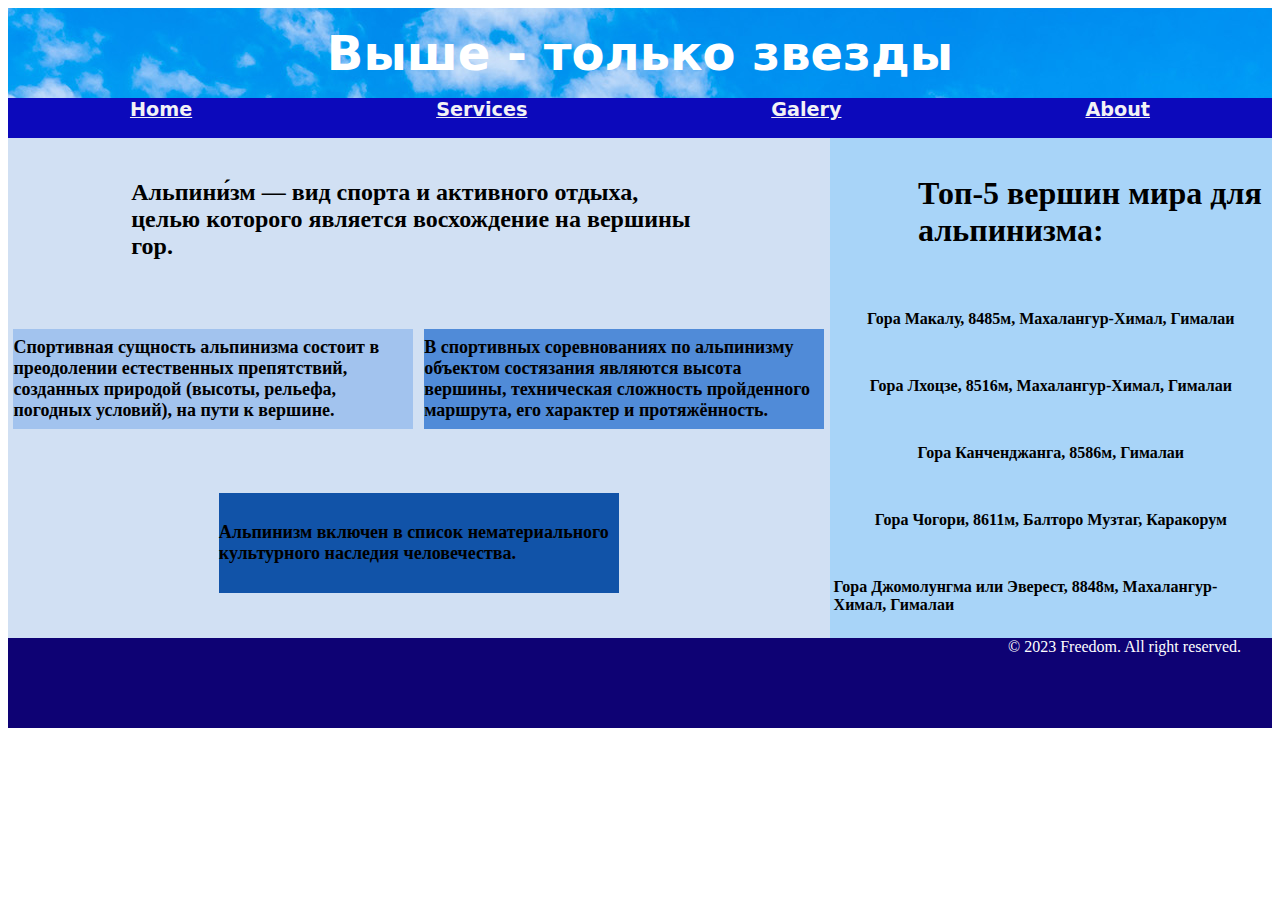
<file: 5 L/index3.html>
<!DOCTYPE html>

<html lang="en">

<head>

    <meta charset="UTF-8">
    <meta http-equiv="X-UA-Compatible" content="IE=edge">
    <meta name="viewport" content="width=device-width, initial-scale=1.0">
    <title>Mountains and you</title>
    <link rel="icon" href="assets/images/mountain.png">
    <link rel="stylesheet" href="assets/styles/style3.css">
    <link rel="normalizeheet" href="assets/styles/normalize.css">

    <style> 
     
    header {
        background-image: url('assets/images/clouds.png');
    } 
    </style>

</head>

<body>

    <header class="header">
     Выше - только звезды
    </header>

    <nav>
            <a class="menu"
            href='/home.html/'>Home</a> 
            <a class="menu"
            href='/services.html/'>Services</a> 
             <a class="menu"
             href='/work.html/'>Galery</a> 
             <a class="menu"         
             href='/about.html/'>About</a> 
            
    </nav>

    <main>
        <div class="center">
            
        <p class="main_center">
        Альпини́зм — вид спорта и активного отдыха, целью которого является восхождение на вершины гор.</p>
         
        <p class="part_center_1">
        Спортивная сущность альпинизма состоит в преодолении естественных препятствий, созданных природой (высоты, рельефа, погодных условий), на пути к вершине.</p>
        
        <p class="part_center_2"> 
        В спортивных соревнованиях по альпинизму объектом состязания являются высота вершины, техническая сложность пройденного маршрута, его характер и протяжённость.</p>
            
        <p class="part_center_3">
        Альпинизм включен в список нематериального культурного наследия человечества.</p>
        </div>
        
        <div class="peaks">

        <p class="main_peaks">
        Топ-5 вершин мира для альпинизма:</p>

        <p class="peak">Гора Макалу, 8485м, Махалангур-Химал, Гималаи</p>
        
        <p class="peak">Гора Лхоцзе, 8516м, Махалангур-Химал, Гималаи</p>
        
        <p class="peak">Гора Канченджанга, 8586м, Гималаи</p>
        
        <p class="peak"> Гора Чогори, 8611м, Балторо Музтаг, Каракорум</p>
        
        <p class="peak">Гора Джомолунгма или Эверест, 8848м, Махалангур-Химал, Гималаи</p>
   
        </div>
    
    </main>

<footer>

<div id="text"> 
    © 2023 Freedom. All right reserved.
    </div>

</footer>

</body>

</html>
</file>
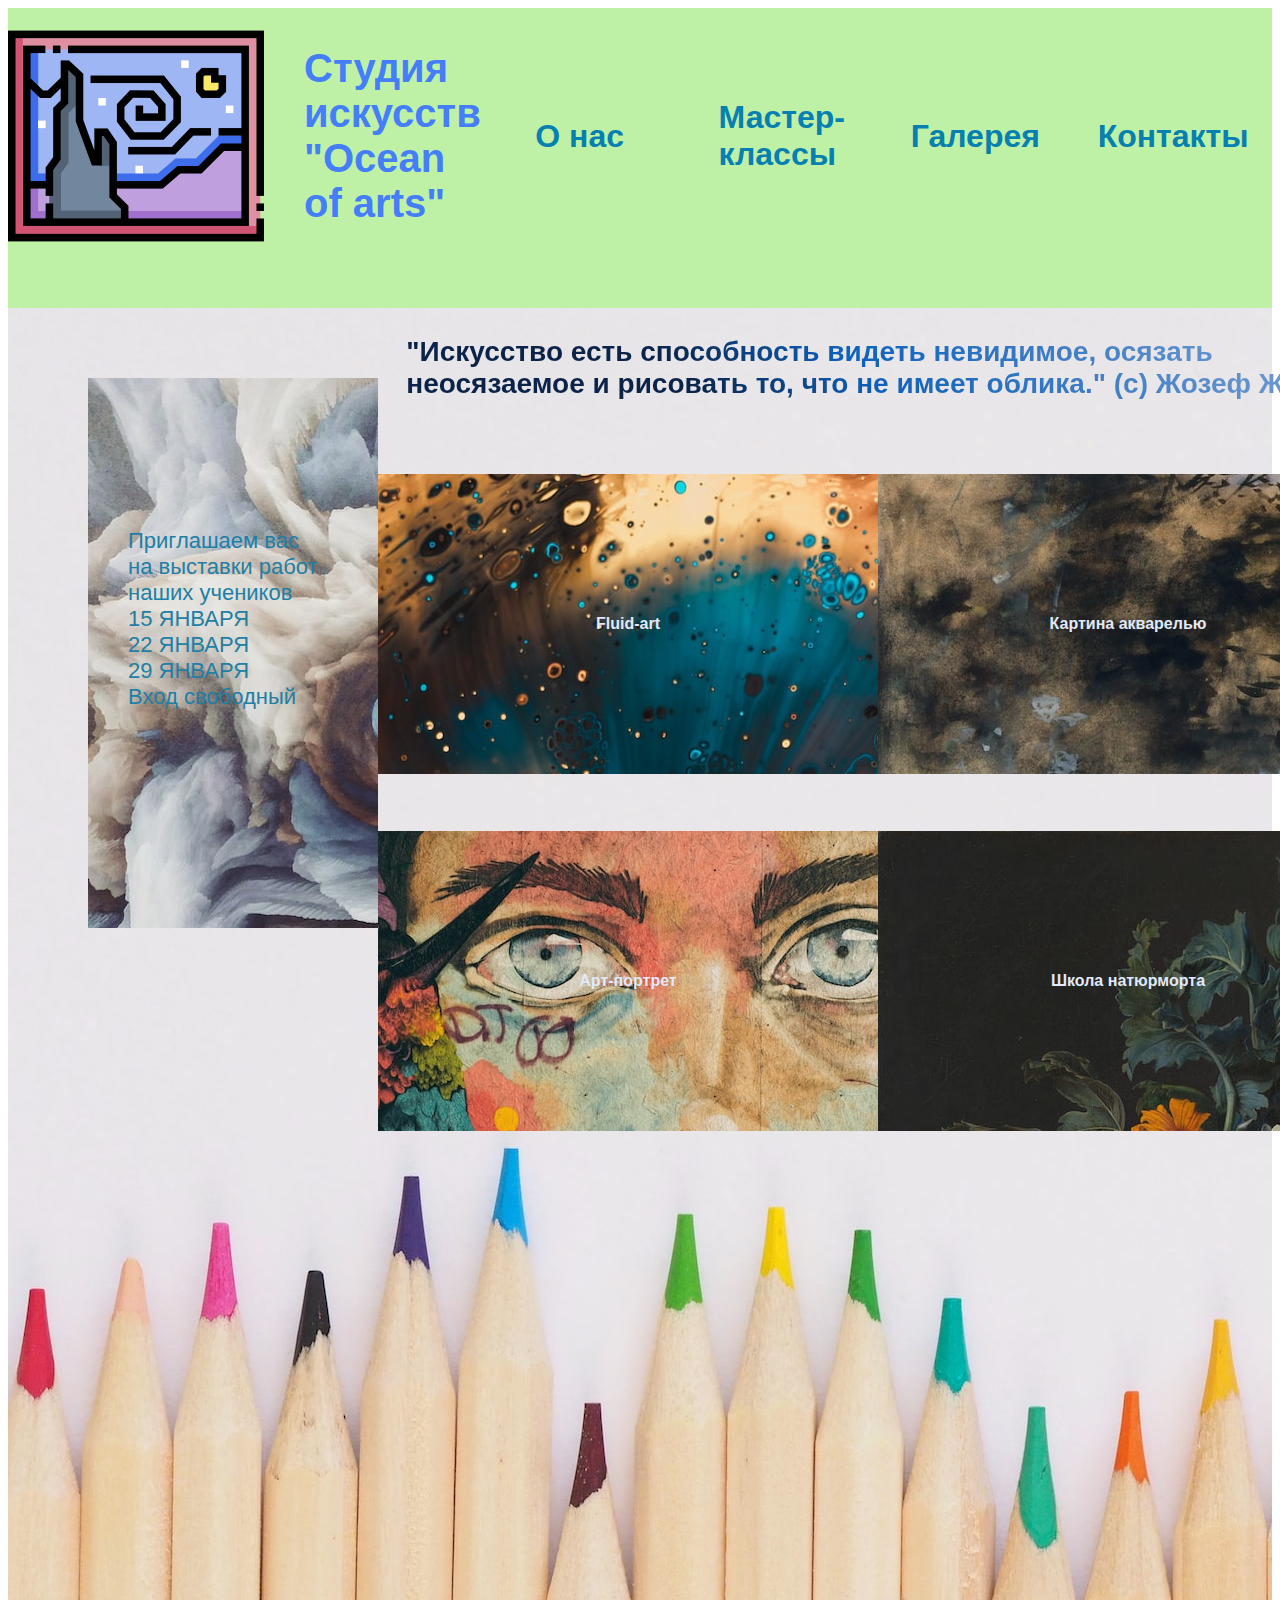
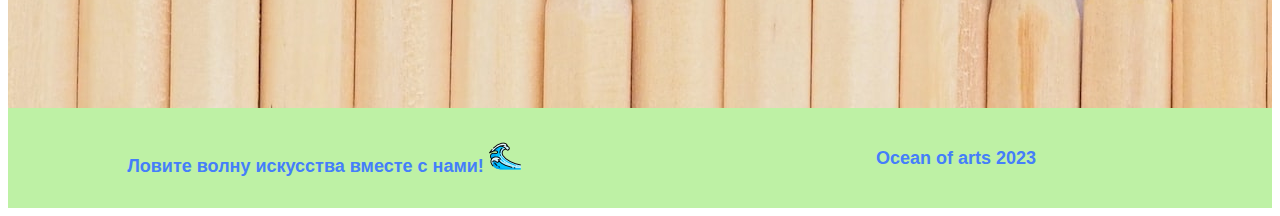
<file: 6 L/index2.html>
<!DOCTYPE html>
<html lang="en">
<head>

    <meta charset="UTF-8">
    <meta http-equiv="X-UA-Compatible" content="IE=edge">
    <meta name="viewport" content="width=device-width, initial-scale=1.0">
    <title>Ocean of arts</title>
    <link rel="icon" href="assets/images/starry-night.png">
    <link rel="stylesheet" href="styles/styles2.css">
    <link rel="normalizesheet" href="styles/normalize.css">

    <style>

        .container {
        background-image: url('assets/images/pencils.jpg');
        }
        
        .aside {
        background-image: url('assets/images/tenderfluid.jpg'); 
        }
        
        .main_1 {
        background-image: url('assets/images/fluidart.jpg');
        }
        
        .main_2 {
        background-image: url('assets/images/girl.jpg');
        }
        
        .main_3 {
        background-image: url('assets/images/portrait.jpg'); 
        }
        
        .main_4 {
        background-image: url('assets/images/stilllife.jpg');
        }
                
     </style>
        
</head>

<body>

    <header class="header">

    <img src="assets/images/logo1.png">
    
    <div class="name">Студия искусств
    <br/>
    "Ocean 
    <br/>
    of arts"
    </div>

    <a class="menu" href='/#/'>О нас</a> 
    <a class="menu menu2" href='/#/'>Мастер-классы</a> 
    <a class="menu" href='/#/'>Галерея</a> 
    <a class="menu" href='/#/'>Контакты</a> 
            
    </header>

    <div class="container">
        
    <div class="aside">Приглашаем вас
            <br/>
            на выставки работ
            <br/>
            наших учеников
            <br/>
            15 ЯНВАРЯ
            <br/>
            22 ЯНВАРЯ
            <br/>
            29 ЯНВАРЯ
            <br/>
            Вход свободный
    </div>

    <p class="start">"Искусство есть способность видеть невидимое, осязать <br/>
         неосязаемое и рисовать то, что не имеет облика." (c) Жозеф Жубер</p>
        
    <div class="main">
            
        <p class="main main_1">Fluid-art</p>
        <p class="main main_2">Картина акварелью</p>
        <p class="main main_3">Арт-портрет</p>
        <p class="main main_4">Школа натюрморта</p>
           
    </div>

    </div>
     
<footer class="footer">
       
     <div class="section">Ловите волну искусства вместе с нами!
     <img src="assets/images/wave.png">
    </div>
     <div class="section">Ocean of arts 2023</div>

    </footer>
    
</body>

</html>
</file>
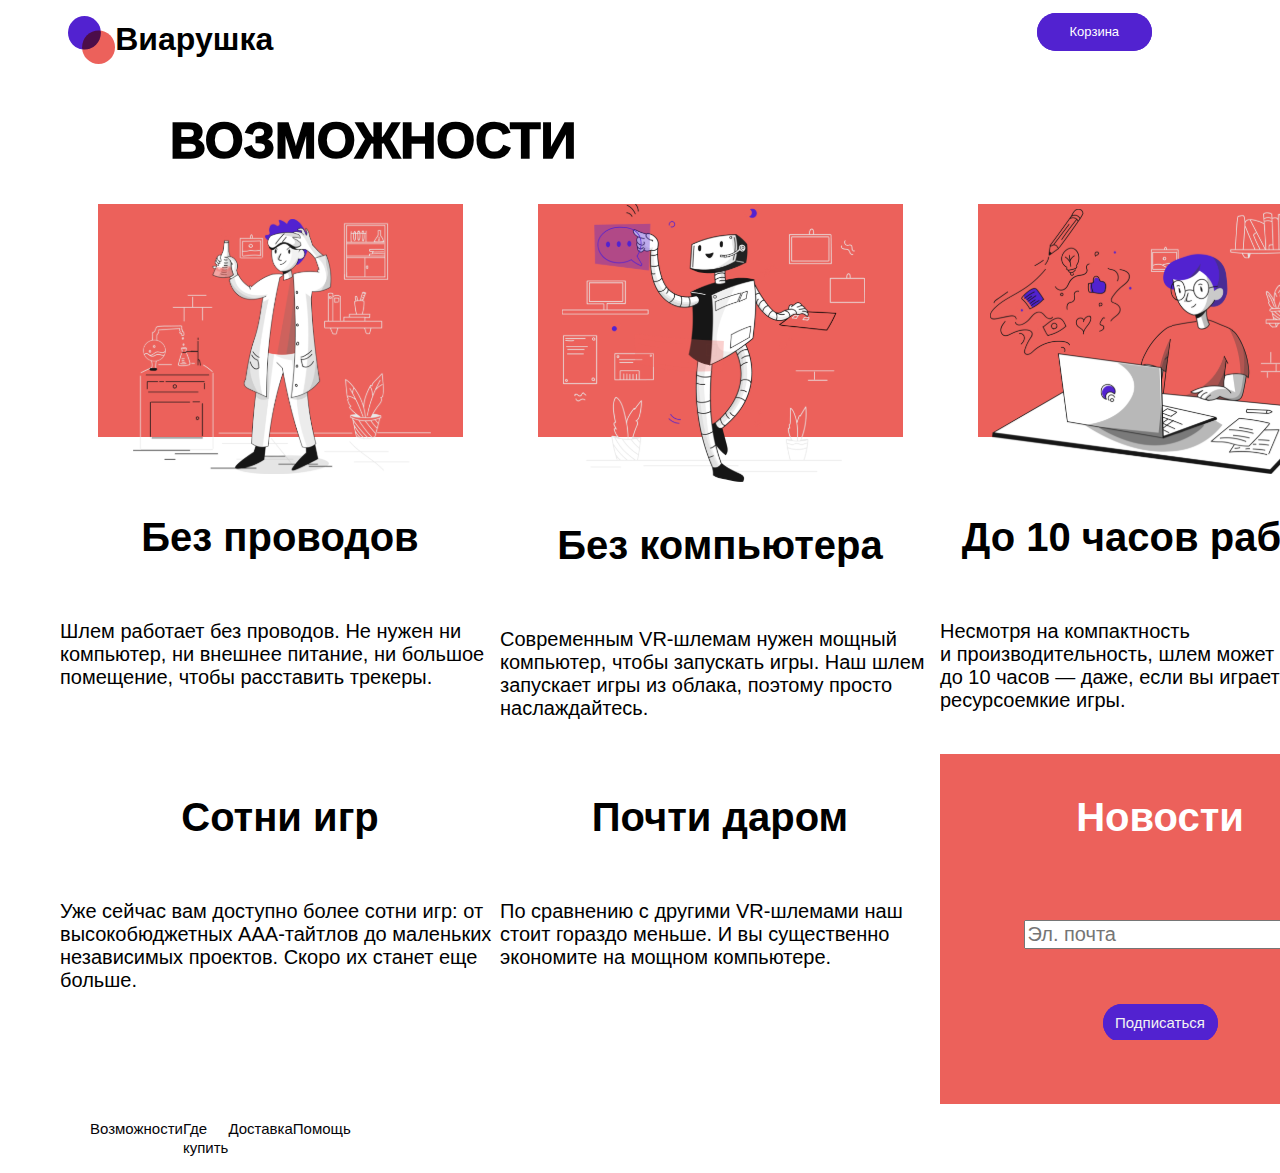
<file: 8L/index3.html>
<!DOCTYPE html>
<html lang="en">
<head>
    <meta charset="UTF-8">
    <meta http-equiv="X-UA-Compatible" content="IE=edge">
    <meta name="viewport" content="width=device-width, initial-scale=1.0">
    <title>VR</title>
    <link rel="stylesheet" href="./style/normalize.css">
    <link rel="stylesheet" href="./style/style3.css">
</head>

<body>
    <header class="header">
        <p class="header__logo"><img src="./assets/images/sign.svg" alt="logo"></p>
        <h1 class="header__text">Виарушка</h1>
        <p class="header__button">
        <a class="header__button" href='/#/'>Корзина</a></p>
    </header>

 <main>
<h1 class="main__title">ВОЗМОЖНОСТИ</h1>
<div class="main__container">
    <section class="main__container-1">
        <img class="main__container-1__image" src="assets/images/VR_Colors/Illustration_4.svg" alt="image1">
    <p class="main__container-1__title">Без проводов</p>
    <p class="main__container-1__text">Шлем работает без проводов. Не нужен ни компьютер, ни внешнее питание, ни большое помещение, чтобы расставить трекеры.
    </p>
    </section>

<section class="main__container-2">
    <img class="main__container-2__image" src="assets/images/VR_Colors/Illustration_2.svg" alt="image2">
    <p class="main__container-2__title">Без компьютера</p>
    <p class="main__container-2__text"> Современным VR-шлемам нужен мощный компьютер, чтобы запускать игры. Наш шлем запускает игры из облака, поэтому просто наслаждайтесь.
</p>
</section>
    
<section class="main__container-3">
    <img class="main__container-3__image" src="assets/images/VR_Colors/Illustration_9.svg" alt="image3">
    <p class="main__container-3__title">До 10 часов работы</p>
    <p class="main__container-3__text">Несмотря на компактность и производительность, шлем может работать до 10 часов — даже, если вы играете в самые ресурсоемкие игры.
    </p>
    </section>

<section class="main__container-4">
    <p class="main__container-4__title">Сотни игр</p> 
    <p class="main__container-4__text">
    Уже сейчас вам доступно более сотни игр: от высокобюджетных ААА-тайтлов до маленьких независимых проектов. Скоро их станет еще больше.</p>
</section>

<section class="main__container-5">
    <p class="main__container-5__title">Почти даром</p> 
    <p class="main__container-5__text">По сравнению с другими VR-шлемами наш стоит гораздо меньше. И вы существенно экономите на мощном компьютере.
</p>
</section>

<section class="main__container-6">
    <p class="main__container-6__title">Новости</p> 

    <p class="main__container-6__form">
        <form class="main__container-6__form">
            <input name="email" type="text"  placeholder="Эл. почта">
        </form>
    </p>
    <p class="main__container-6__button">
        <a class="main__container-6__button" href='/#/'>Подписаться</a>
</p>
</section>
</div>

 </main>

 <footer class="footer">

    <nav class="footer__nav">

        <ul class="footer__nav-list">

            <il>
                <a class="nav-list__item" href='/#/'>Возможности</a>
            </il>
            <il>
                <a class="nav-list__item" href='/#/'>Где купить</a>
            </il>
            <il>
                <a class="nav-list__item" href='/#/'>Доставка</a>
            </il>
            <il>
                <a class="nav-list__item" href='/#/'>Помощь</a>
            </il>
                </ul>

    </nav>
 </footer>
</body>
</html>
</file>
<file: 4 L/assets/styles/styles.css>
h1, h2 {
  color: rgb(38, 38, 194);
  font-family: system-ui, -apple-system, BlinkMacSystemFont, 'Segoe UI', Roboto, Oxygen, Ubuntu, Cantarell, 'Open Sans', 'Helvetica Neue', sans-serif 
   }
  
h2 {
    margin-left: 120px
   }
  
h3 {
    color: rgb(252, 252, 255);
    background-color: rgb(71, 220, 240);
    padding: 20px;
  }
  
p {
    display: block;
    margin: 30px 30px 30px 100px;
   }

ul {
    list-style-type: none;
    padding-top: 10px; 
    padding-bottom: 10px;
    padding-left: 10px;
    padding-right: 190px;
    text-decoration: underline;
     }
  
 footer {
      color: white;
      background-color: rgb(14, 2, 116); 
      margin-top: 100px;
     padding-bottom: 40px;
     }

#top {
  padding: 120px;
  margin-left: 60px;
  }
         
#text1,  #text2, #text3 {
  height: 40px;
  margin: 10px 10px 10px 100px;;
  padding: 20px;
  width: 500px;
    }

 #text4 {
    margin-left: 1000px;
  }

.menu { 
    color: white;
      background-color: rgb(14, 2, 116); 
       text-decoration: none;
       padding: 30px;
  margin-left: 100px;
      }
  
 .menu:hover { 
        text-transform: uppercase;
        color: rgb(235, 40, 202);
      }
  
 .add {
  position:absolute;
  border: 2px solid #092aac;
  margin-left: 900px;
  margin-top: 60px;
  padding: 40px;
     }
</file>
<file: 5 L/assets/styles/styles.css>
header {
    display: flex;
    background-color: rgb(204, 200, 200);
    justify-content: center;
    align-items: center;
    width: 100%;
    height: 100px;
    font-size: xx-large;
    font-weight: bold;
}

main {
    display: flex;
}

.info {
    display: flex;
    width: 70%;
    height: 400px;
    background-color: bisque;
    flex-direction: row;
    flex-wrap: wrap;
    justify-content: space-around;
    font-weight: bold;
}

.main_part {
    display: flex;
    justify-content: center;
    margin-left:35%;
    margin-right:35%;
    margin-top: 5%;
    font-size: x-large;
    
   
}
.part {
    display: flex;
    flex-direction: row;
    flex-wrap: wrap;
    background-color: rgb(252, 223, 146);
    width: 40%;
    height: 80px;
    justify-content: center;
    align-items: center;
    font-size: large;
}

.part_big {
    display: flex;
    flex-direction: row;
    flex-wrap: wrap;
    background-color: rgb(252, 223, 146);
    width: 90%;
    height: 80px;
    justify-content: center;
    align-items: center; 
    font-size: large;
}

.aside {
    display: flex;
    background-color: rgb(218, 245, 214);
    justify-content: center;
    align-self: flex-start;
    width: 30%;
    height: 400px;
    font-size: x-large;
    font-weight: bold;
   
}

.main_aside {
    display: flex;
    margin-top: 10%;
}

.bottom {
    display: flex;
    background-color: rgb(177, 175, 175);
    justify-content: space-around;
    
  
}
.section {
    display: flex;
    background-color: azure;
    justify-content: center;
    align-content: center;
    flex-wrap: wrap;
    width: 200px;
    height: 80px;
    font-size: large;
    font-weight: bold;
}
</file>
<file: 6 L/styles/styles.css>
.header {
    display: grid;
    background-color: rgb(204, 200, 200);
    justify-content: center;
    align-items: center;
    width: 100%;
    height: 100px;
    font-size: xxx-large;
    font-weight: bold;
}

.container {
    display: grid;
    width: 100%;
    height: 600px;
    grid-template-columns: 1fr 1fr 1fr;
    grid-template-rows: 1fr 3fr;
}

.info {
    display: grid;
    grid-row: 1 / 4;
    grid-column: 1 / 3;
    background-color: bisque;
    justify-content: space-around;
    font-weight: bold;
}

.main_part {
    display: grid;
    grid-row: 1 / 3;
    grid-column: 1 / 3;
    justify-content: center;
    font-size: xx-large;
} 

.part1 {
    display: grid;
    grid-row: 3 / 4;
    grid-column: 1 / 2;
    background-color: rgb(252, 223, 146);
    justify-content: center;
    height: 160px;
    width: 300px;
    align-items: center;
    font-size: large;
    
}

.part2 {
    display: grid;
    grid-row: 3 / 4;
    grid-column: 2 / 3;
    background-color: rgb(252, 223, 146);
    height: 160px;
    width: 300px;
    justify-content: center;
    align-items: center; 
    font-size: large;
}

.part3 {
    display: grid;
    grid-row: 4 / 5;
    grid-column: 1 / 3;
    background-color: rgb(252, 223, 146);
    height: 180px;
    justify-content: center;
    align-items: center; 
    font-size: large;
}

.aside {
    display: grid;
    grid-row: 1 / 4;
    grid-column: 3 / 4;
    background-color: rgb(218, 245, 214);
    justify-content: center;
    height: 600px;
    font-size: xx-large;
    font-weight: bold;
}

.footer {
    display: grid;
    grid-template-columns: 1fr 1fr 1fr 1fr;
    grid-template-rows: 1fr;
    background-color: rgb(177, 175, 175);
    width: 100%;
    height: 120px;
    justify-content: space-around;
    padding-left: 40px;
}
.section {
    display: grid;
    background-color: azure;
    justify-content: center;
    align-content: center;
    width: 400px;
    height: 80px;
    font-size: large;
    font-weight: bold;
}
</file>
<file: 5 L/assets/styles/style3.css>
.header {
    
    display: flex;
    flex-flow: row wrap;
    justify-content: center;
    align-content: center;
    width: 100%;
    height: 90px;
    font-family: system-ui, -apple-system, BlinkMacSystemFont, 'Segoe UI', Roboto, Oxygen, Ubuntu, Cantarell, 'Open Sans', 'Helvetica Neue', sans-serif; 
    font-size: xxx-large;
    font-weight: bold;
    color: rgb(255, 255, 255);
    
}

main {
    display: flex;
}

nav {
    display: inline-flex;
    flex-flow: row wrap;
    justify-content: space-around;
     width: 100%;
    height: 40px;
    background-color: rgb(12, 9, 187); 
}

.menu {
    font-weight: bold;
    font-size: larger;
    color: rgb(242, 242, 245);
  font-family: system-ui, -apple-system, BlinkMacSystemFont, 'Segoe UI', Roboto, Oxygen, Ubuntu, Cantarell, 'Open Sans', 'Helvetica Neue', sans-serif 
}

  .menu:hover { 
        text-transform: uppercase;
        color: rgb(235, 40, 202);
      }

.center {
    display: flex; 
    flex-flow: row wrap;
    justify-content: space-around;
    background-color: rgb(209, 224, 243);
    width: 65%;
    height: 500px;
    font-weight: bold;
}

.main_center {
    display: flex;
    flex-flow: row wrap;
     justify-content: center;
    margin-left:15%;
    margin-right:15%;
    margin-top: 5%;
    font-size: x-large;
   
}
.part_center_1 {
    display: flex;
    flex-flow: row wrap;
    justify-content: center;
    align-items: center;
    width: 400px;
    height: 100px;
    font-size: large;
    background-color: rgb(162, 195, 238);
}


.part_center_2 {
    display: flex;
    flex-flow: row wrap;
    justify-content: center;
    align-items: center;
    width: 400px;
    height: 100px;
    font-size: large;
    background-color: rgb(80, 139, 216);
   
}
.part_center_3 {
    display: flex;
    flex-flow: row wrap;
    justify-items: center;
    align-items: center;
    width: 400px;
    height: 100px;
    font-size: large;
    background-color: rgb(17, 83, 168);
}

.peaks {
    display: flex;
    flex-flow: row wrap;
    background-color: rgb(168, 212, 248);
    align-content: space-around;
    justify-content: center;
    width: 35%;
    height: 500px;
    font-weight: bold;
   
}

.main_peaks {
    display: flex;
    flex-flow: row wrap;
    justify-items: center;
    align-items: center;
    font-size: xx-large;
    margin-left: 20%;
    
}

.peak {
    display: flex;
    flex-flow: row wrap;
    padding: 4px;

}

aside {
    display: flex;
    
}

.photos {
    display: flex;
    flex-flow: row wrap;
    height: 10%;
}

footer {
      display: flex;
    flex-flow: row wrap;
    color: white;
    width: 100%;
    height: 90px;
    background-color: rgb(14, 2, 116); 
     }

#text {
    margin-left: 1000px;
     }
</file>
<file: 6 L/styles/styles2.css>
.header {
display: grid;
background-color: rgb(190, 241, 165);
grid-template-columns: repeat(6, 1fr);
grid-template-rows: 8fr  8fr;
justify-items: center;
align-items: center;
width: 100%;
height: 300px;
}

.name {
font-family: 'Segoe UI', Tahoma, Geneva, Verdana, sans-serif;
font-size: 40px;
font-weight: bold;
color: rgb(68, 126, 250);
margin-left:  40px;
}

.menu {
font-family: 'Segoe UI', Tahoma, Geneva, Verdana, sans-serif;  
color: rgb(5, 128, 177);
text-decoration: none;
font-size: xx-large;
font-weight: bold;
}
  
.menu:hover { 
text-decoration:underline;
color: rgb(204, 109, 233);
}

.menu2 {
margin-left: 40px;
}

.container {
display: grid;
width: 100%;
height: 1400px;
background-image: url('assets/images/pencils.jpg');
background-color: rgb(231, 245, 223);
grid-template-columns: 1fr 1fr 1fr;
grid-template-rows: 1fr 1fr 1fr;
font-family: 'Segoe UI', Tahoma, Geneva, Verdana, sans-serif;
}

.aside {
display: grid;
grid-area: 1 / 1 / 3 / 2;
width: 250px;
height: 400px;
font-family: 'Franklin Gothic Medium', 'Arial Narrow', Arial, sans-serif;
font-size: 22px;
color:rgb(32, 127, 165);
background-image: url('assets/images/tenderfluid.jpg');
padding-top: 150px;
margin-top: 70px;
margin-left: 80px;
padding-left: 40px;  
}

.start {
display: grid;
grid-area: 1 / 2 / 2 / 4;
justify-items: center;
width: 1000px;
height: 100px;
font-size: 28px;
background: linear-gradient(45deg, #0B2349 33%, #0D61BC 50%, #8AA9D6);
-webkit-background-clip: text;
-webkit-text-fill-color: transparent;
color: #0B2349;
font-weight: bold;
}

.main {
display: grid;
width: 500px;
height: 400px;
color: rgb(225, 233, 250);
justify-items: center;
align-items: center;
font-weight: bold;
}

.main_1 {
display: grid;
background-image: url('assets/images/fluidart.jpg');
grid-area: 2 / 2 / 3 / 3;
width: 500px;
height: 300px;
margin-top: -450px;
}

.main_2 {
display: grid;
background-image: url('assets/images/girl.jpg');
grid-area: 2/ 3 / 3/ 4;
width: 500px;
height: 300px;
margin-top: -450px;
}

.main_3 {
display: grid;
background-image: url('assets/images/portrait.jpg');
grid-area: 3 / 2 / 4 / 3;
width: 500px;
height: 300px;
margin-top: -80px;   
}

.main_4 {
display: grid;
background-image: url('assets/images/stilllife.jpg');
grid-area: 3 / 3 / 4 / 4;
width: 500px;
height: 300px;
margin-top: -80px;
}

.footer {
display: grid;
width: 100%;
height: 100px;
background-color: rgb(190, 241, 165);
grid-template-columns: 1fr 1fr;
grid-template-rows: 1fr;
justify-items: center;
align-items: center;
font-size: large;
font-weight: bold;
font-family: 'Segoe UI', Tahoma, Geneva, Verdana, sans-serif;
color: rgb(68, 126, 250);
}
</file>
<file: 8L/style/style3.css>
*, :after, :before {
    -webkit-box-sizing: border-box;
    -moz-box-sizing: border-box;
    box-sizing: border-box;
}

    .header {
    width: 90%;
    display: grid;
    grid-template-columns: 1fr 80% 1fr;
    grid-template-rows: 1fr;
    }
    
    .header__logo {
    display: flex;
    justify-content: end; 
    }
    
    .header__text {
    display: flex;
    justify-content: start;
    font-family:'Trebuchet MS', 'Lucida Sans Unicode', 'Lucida Grande', 'Lucida Sans', Arial, sans-serif;
    }
    
    .header__button {
    display: flex;
    background-image: url('../assets/images/bg.svg');
    width: 115px;
    height: 38px;
    justify-content: center;
    align-items: center;
    text-decoration: none;
    color: white;
    font-size: 13px;
    font-family:'Trebuchet MS', 'Lucida Sans Unicode', 'Lucida Grande', 'Lucida Sans', Arial, sans-serif;
    }
    
    .header__button:hover {
    text-decoration:underline;
    }

    .main__container {
    display: grid;  
    width: 90%;
    height: 600px;
    grid-template-columns: 1fr 1fr 1fr;
    grid-template-rows: 2fr 1fr;
    justify-items: center;
    align-items: center;
    font-family:'Trebuchet MS', 'Lucida Sans Unicode', 'Lucida Grande', 'Lucida Sans', Arial, sans-serif;
    font-size: 20px;
    margin-left: 60px;
 
    }

       .main__title  {
       padding-left: 170px;
       font-family:'Trebuchet MS', 'Lucida Sans Unicode', 'Lucida Grande', 'Lucida Sans', Arial, sans-serif;
       font-size: 50px;
       font-weight: 1000;
        }

       .main__container-1 {
        grid-row: 1/2;
        grid-column: 1/2;
        display: flex;
        flex-direction: column;
        flex-wrap: wrap; 
        justify-items: center;
        align-items: center;
        width: 440px;
        height: 550px;
        }
           
       .main__container-2  {
        grid-row: 1/2;
        grid-column: 2/3;
        display: flex;
        flex-direction: column;
        flex-wrap: wrap;
        justify-items: center;
        align-items: center;
        width: 440px;
        height: 550px;
        }
    
        .main__container-3 {
        grid-row: 1/2;
        grid-column: 3/4;
        display: flex;
        flex-direction: column;
        flex-wrap: wrap;
        justify-items: center;
        align-items: center;
        width: 440px;
        height: 550px;
        }
    
        .main__container-4 {
        grid-row: 2/3;
        grid-column: 1/2;
        display: flex;
        flex-direction: column;
        flex-wrap: wrap;
        justify-items: center;
        align-items: center;
        width: 440px;
        height: 350px;
        }
           
        .main__container-5 {
        grid-row: 2/3;
        grid-column: 2/3;
        display: flex;
        flex-direction: column;
        flex-wrap: wrap;
        justify-items: center;
        align-items: center;
        width: 440px;
        height: 350px;
        }
           
        .main__container-6 {
        grid-row: 2/3;
        grid-column: 3/4;
        display: flex;
        flex-direction: column;
        flex-wrap: wrap;
        justify-content: start;
        align-items: center;
        width: 440px;
        height: 350px;
        background-image: url(../assets/images/VR_Colors/Rectangle\ 12.svg);
        }
    
        .main__container-1__title {
        font-size: 40px;
        font-weight: bold;
        }

        .main__container-2__title {
        font-size: 40px;
        font-weight: bold;
        }

        .main__container-3__title {
        font-size: 40px;
        font-weight: bold;
        }

        .main__container-4__title {
        font-size: 40px;
        font-weight: bold;
        }

        .main__container-5__title {
        font-size: 40px;
        font-weight: bold;
        }

        .main__container-6__title {
        font-size: 40px;
        font-weight: bold;
        color: white;   
        }

        .nav__list {
        display: flex;
        margin-right: 1000px;
        padding-top: 300px;
        justify-content: space-around;   
        }
                
        .main__container-6__button {
        display: flex;
        justify-content: center;
        align-items: center;
        text-decoration: none;
        font-size: 15px;
        font-family: 'Segoe UI', Tahoma, Geneva, Verdana, sans-serif;
        color: rgb(242, 242, 243);
        background-image: url(../assets/images/bg.svg);
        width: 115px;
        height: 36px;
        }

        .footer {
        display: inline;
        width: 70%; 
        }

        .footer__nav-list {
        display: flex;
        margin-right: 1000px;
        margin-left: 50px;
        padding-top: 300px;
        justify-content: space-around;
        }
            
        .nav-list__item {
        text-decoration: none;
        font-size: 15px;
        font-family: 'Segoe UI', Tahoma, Geneva, Verdana, sans-serif;
        color: rgb(5, 4, 8);
        }

            @media screen and (max-width: 1200px) {
               
            .main__container {
            grid-template-columns: 1fr 1fr;
            grid-template-rows: 1fr 1fr 1fr;
            }

            .main__container-3 {
            grid-row: 3/4;
            grid-column: 1/2;
            }

            .main__container-6 {
            grid-row: 3/4;
            grid-column: 2/3;
            }

            .footer__nav-list {
            margin-right: 80px;
            margin-top: 550px;
            }
            }

            @media screen and (max-width: 900px) {

            .header {
            grid-template-columns: 1fr 60% 1fr;
            }
            
            .footer__nav-list {
            margin-right: 100px;
            }
            
            .main__container {
            display: flex; 
            flex-direction: column; 
            }

            .footer__nav-list {
            margin-top: 1550px;
            }
            }
</file>
